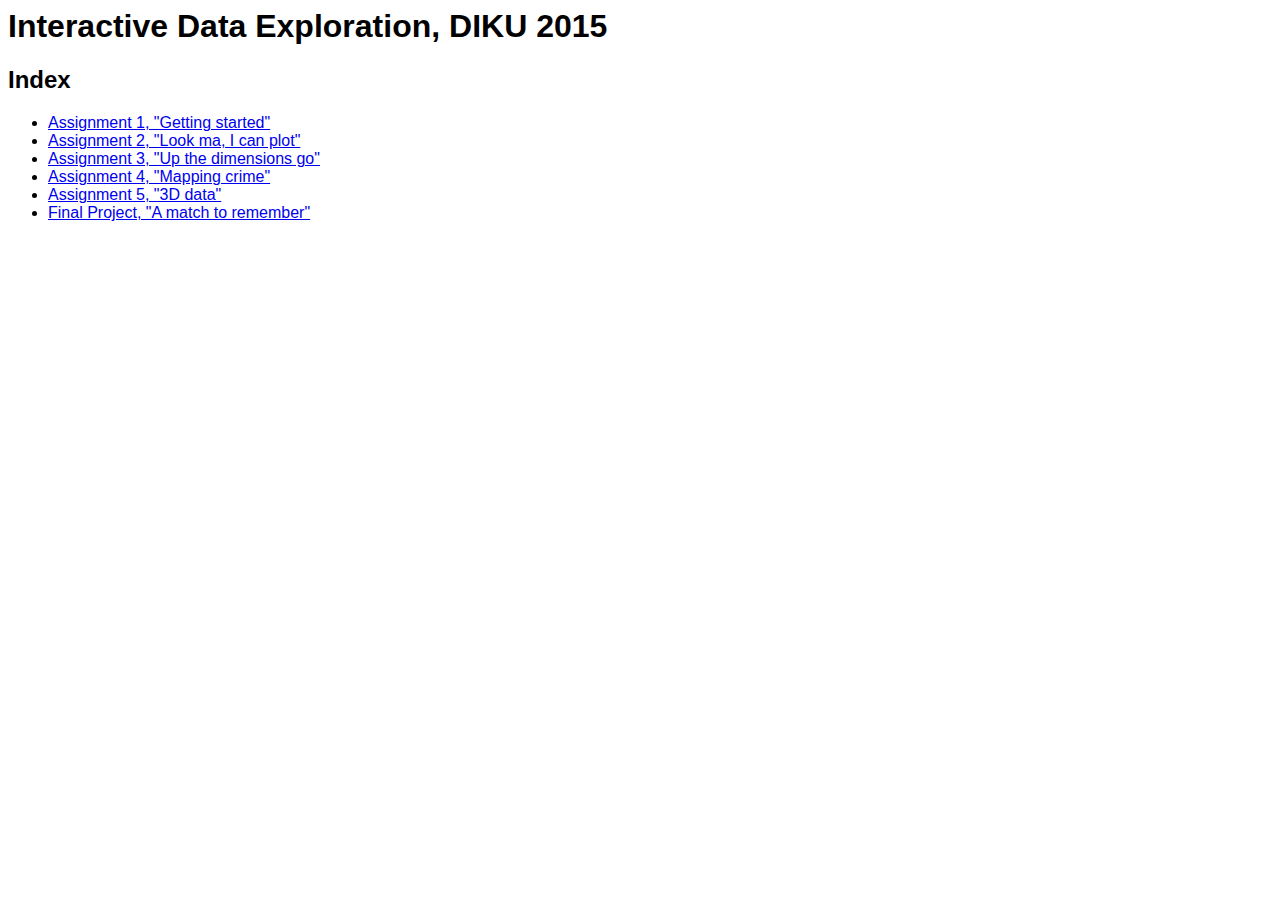
<file: index.html>
<html>
    <head>
        <meta charset="utf-8">
        <title>Interactive Data Exploration, DIKU 2015</title>
        <link type="text/css" href="css/default_a2.css" rel="stylesheet" />
    </head>
    <body>
        <header>
            <h1>Interactive Data Exploration, DIKU 2015</h1>
        </header>
        <section>
            <h2>Index</h3>
            <ul>
                <li><a href="assignment1.html">Assignment 1, "Getting started"</a></li>
                <li><a href="assignment2.html">Assignment 2, "Look ma, I can plot"</a></li>
                <li><a href="assignment3.html">Assignment 3, "Up the dimensions go"</a></li>
                <li><a href="assignment4.html">Assignment 4, "Mapping crime"</a></li>
                <li><a href="assignment5.html">Assignment 5, "3D data"</a></li>
                <li><a href="article.html">Final Project, "A match to remember"</a></li>
            </ul>
        </section>
        <footer></footer>   
    </body>
</html>
</file>
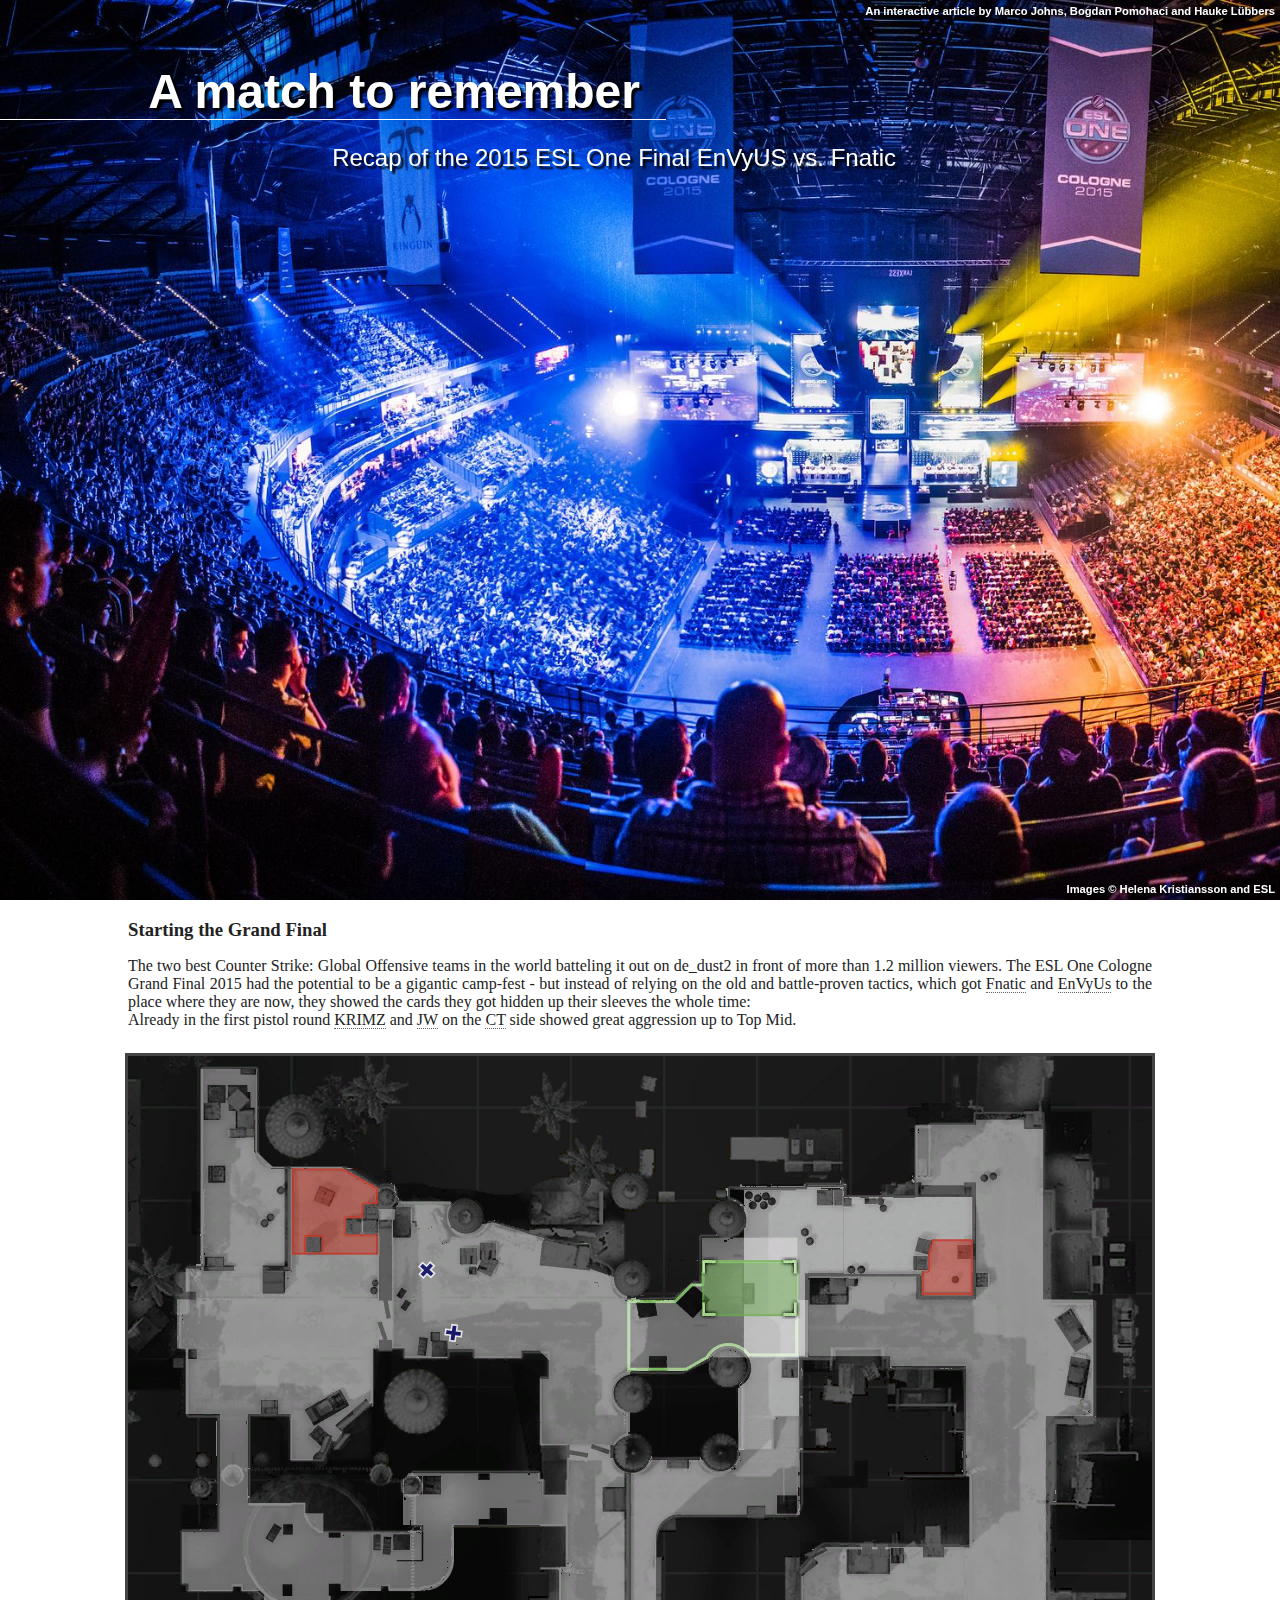
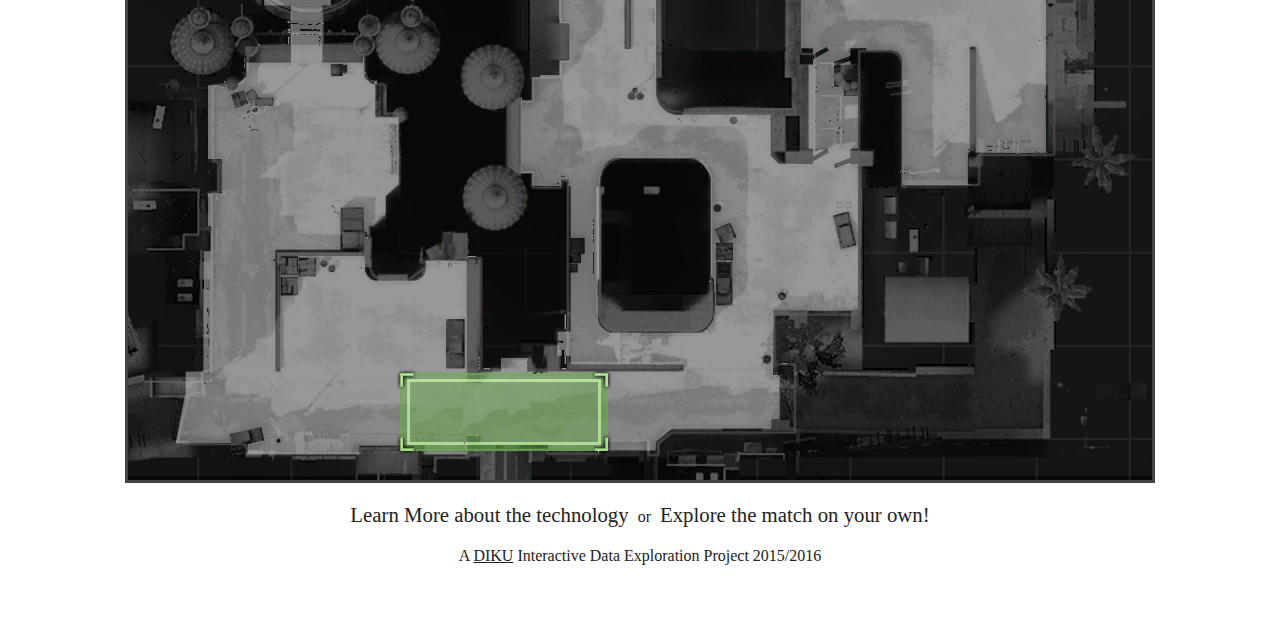
<file: article.html>
<!doctype html>
<html>
    <head>
        <meta charset="utf-8">
        <title>A match to remember</title>
        <link type="text/css" href="css/article.css" rel="stylesheet" />
        <script src="js/jquery-1.11.3.min.js" type="application/javascript"></script>
        <script src="js/d3.min.js" type="application/javascript" charset="utf-8"></script>
        <script src="js/finalproject.js" type="application/javascript"></script>
        <script src="js/article_nav.js" type="application/javascript"></script>
    </head>
    <body>
        <header>
            <h1>A match to remember</h1>
            <p>Recap of the 2015 ESL One Final EnVyUS vs. Fnatic</p>
            <span class="info">An interactive article by Marco Johns, Bogdan Pomohaci and Hauke L&uuml;bbers</span>
            <span class="copy">
                Images &copy; Helena Kristiansson and ESL
            </span>
        </header>
        <article>
            <h3 id="headline"></h2>
            <p></p>
        </article>
        <svg version="1.1" baseProfile="full" id="visbox" class="visbox"
             xmlns="http://www.w3.org/2000/svg"
             xmlns:xlink="http://www.w3.org/1999/xlink"
             xmlns:ev="http://www.w3.org/2001/xml-events">
        </svg>
        <div id="tooltip" class="hidden"></div>
        <div id="nav_btn_prev" class="nav_btn arrow-left"></div>
        <div id="nav_btn_next" class="nav_btn arrow-right"></div>
        <footer>
            <a href="#" id="btn_tech">Learn More about the technology</a>
            or
            <a href="finalproject.html">Explore the match on your own!</a>
            <div id="tech_stuff">
                <h3>How we did what we did</h3>
                <p>We are using the <a href="https://github.com/mikeemoo/jsgo">JSGO</a> library for node.js to parse generic Counter Strike: Global Offensive demo recordings and extract information as JSON files. In the frontend we use <a href="https://d3js.org/">d3.js</a> and <a href="https://jquery.com/">jQuery</a> to visualize this information using SVGs.</p>
                <p>The <a href="/preprocessing/index.js">index.js</a> file can be called with a number of arguments, depending on which events the user is interested in, for example <pre>node index.js game.player_death game.player_footstep</pre> The script then listens to the respective events emitted by the jsgo parsing process and stores this data in a number of JSON files.</p>
                <p>These JSON files can be fed to the frontend code, which visualizes the data and allows the user to drill down into the data of individual players, specific rounds or certain types of rounds.</p>
                <p>The article text is automatically scanned for words that can highlight certain elements in the main visualization. The author can set filters for each part of the article to underline their point made.</p>
                <p>
                The visualization takes a filter object, which defines what is effectively being displayed and removes any data that does not fit these criteria. The rest is then displayed in the visualization. The filter object describes things like rounds, players, sides (T or CT), as well as visualization options, such as view directions, movement trails, death sites, and even an animated game replay.
                </p>
                <p>
                All these options can be applied to the match in the <a href="finalproject.html">"Explore the match on your own!"</a> section. The info buttons in the toolbar give some information on what the options do. Go ahead and try it yourself! 
                </p>
            </div>
            <span>A <a href="http://diku.dk/english/">DIKU</a> Interactive Data Exploration Project 2015/2016</span>
        </footer>
    </body>
</html>
</file>
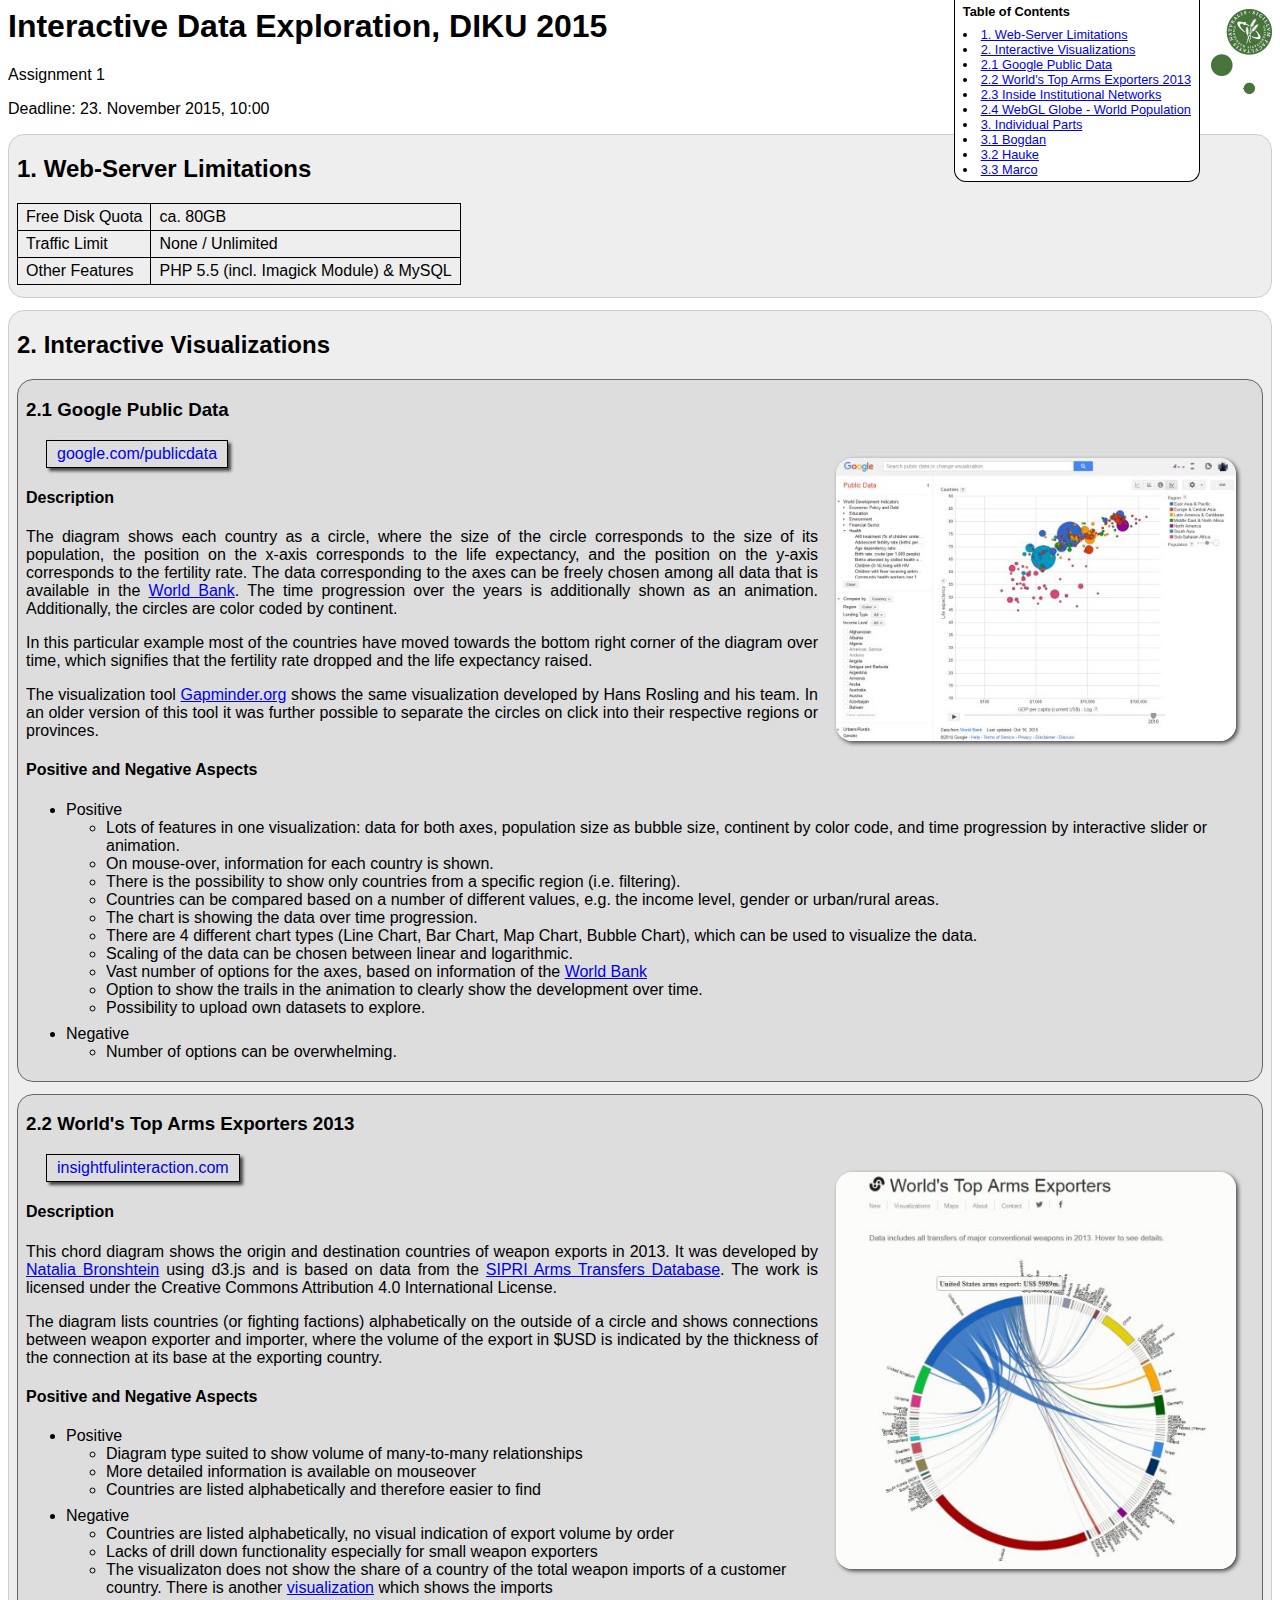
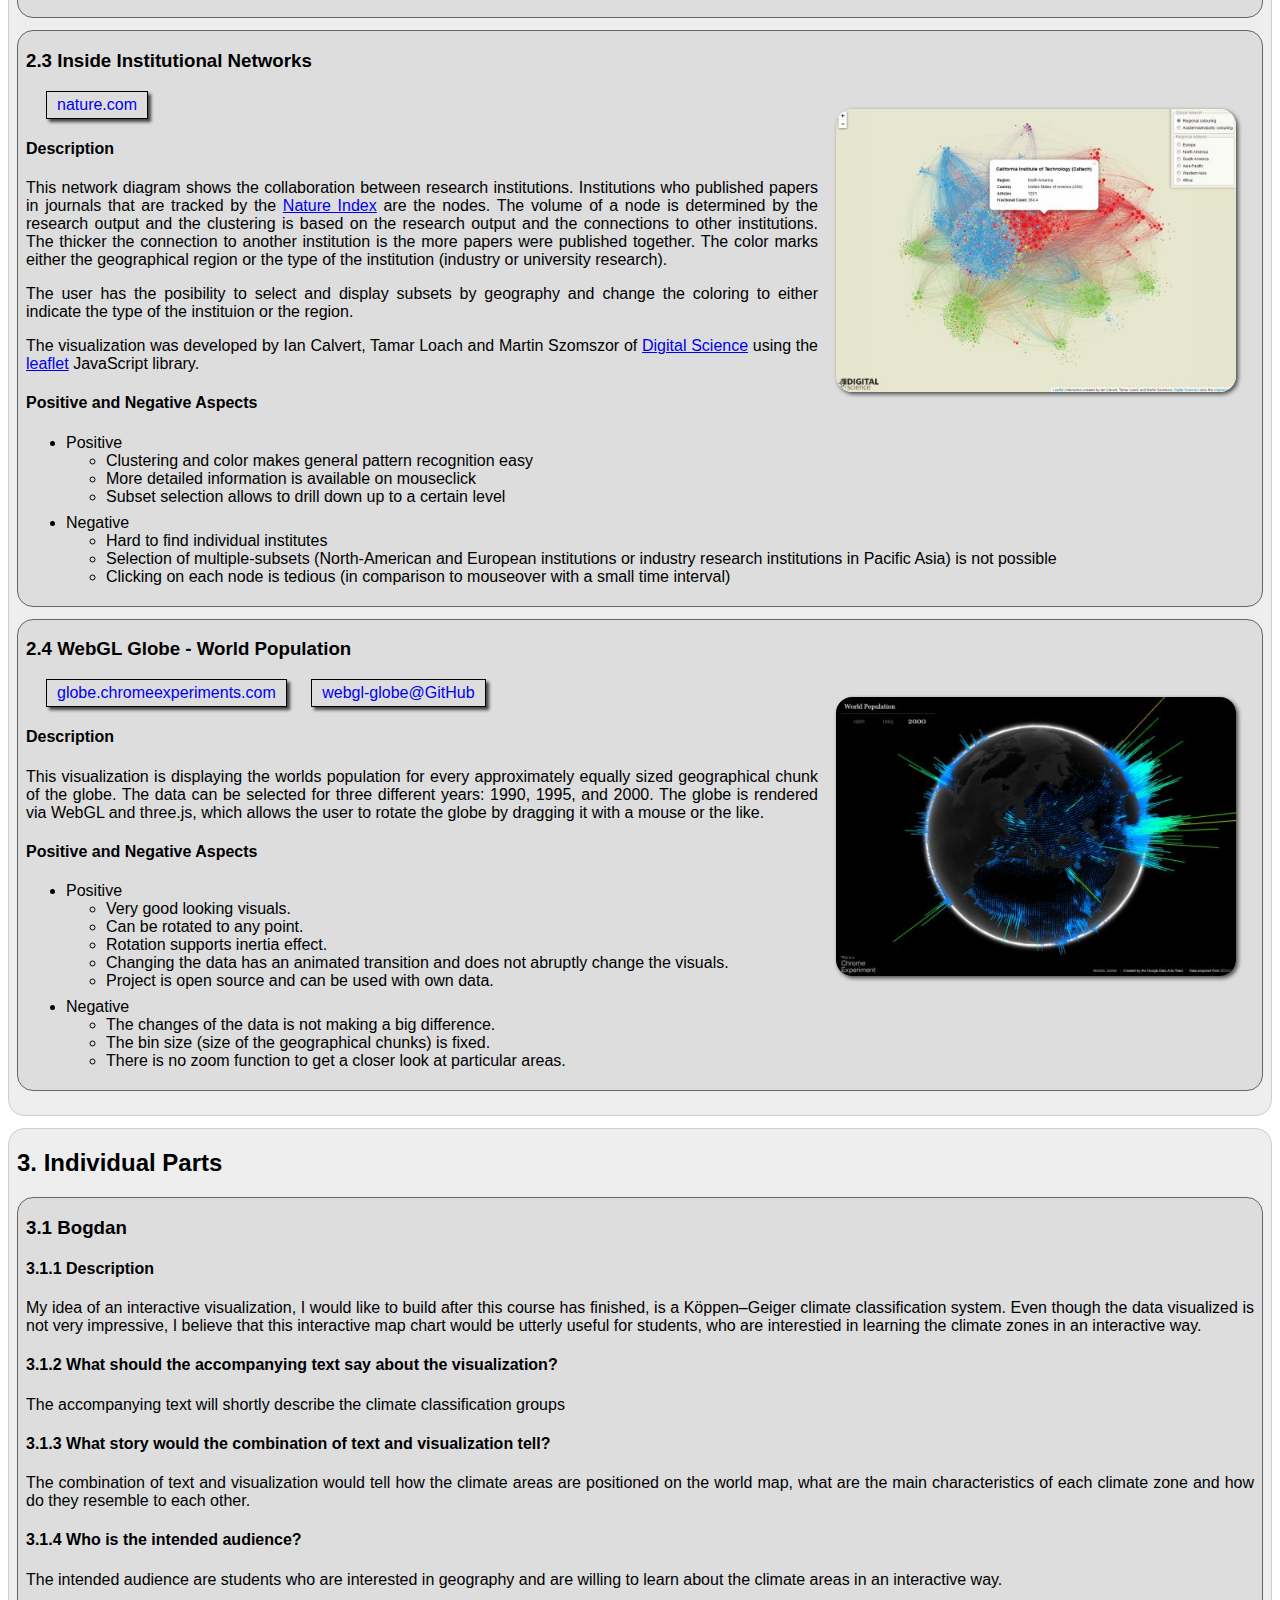
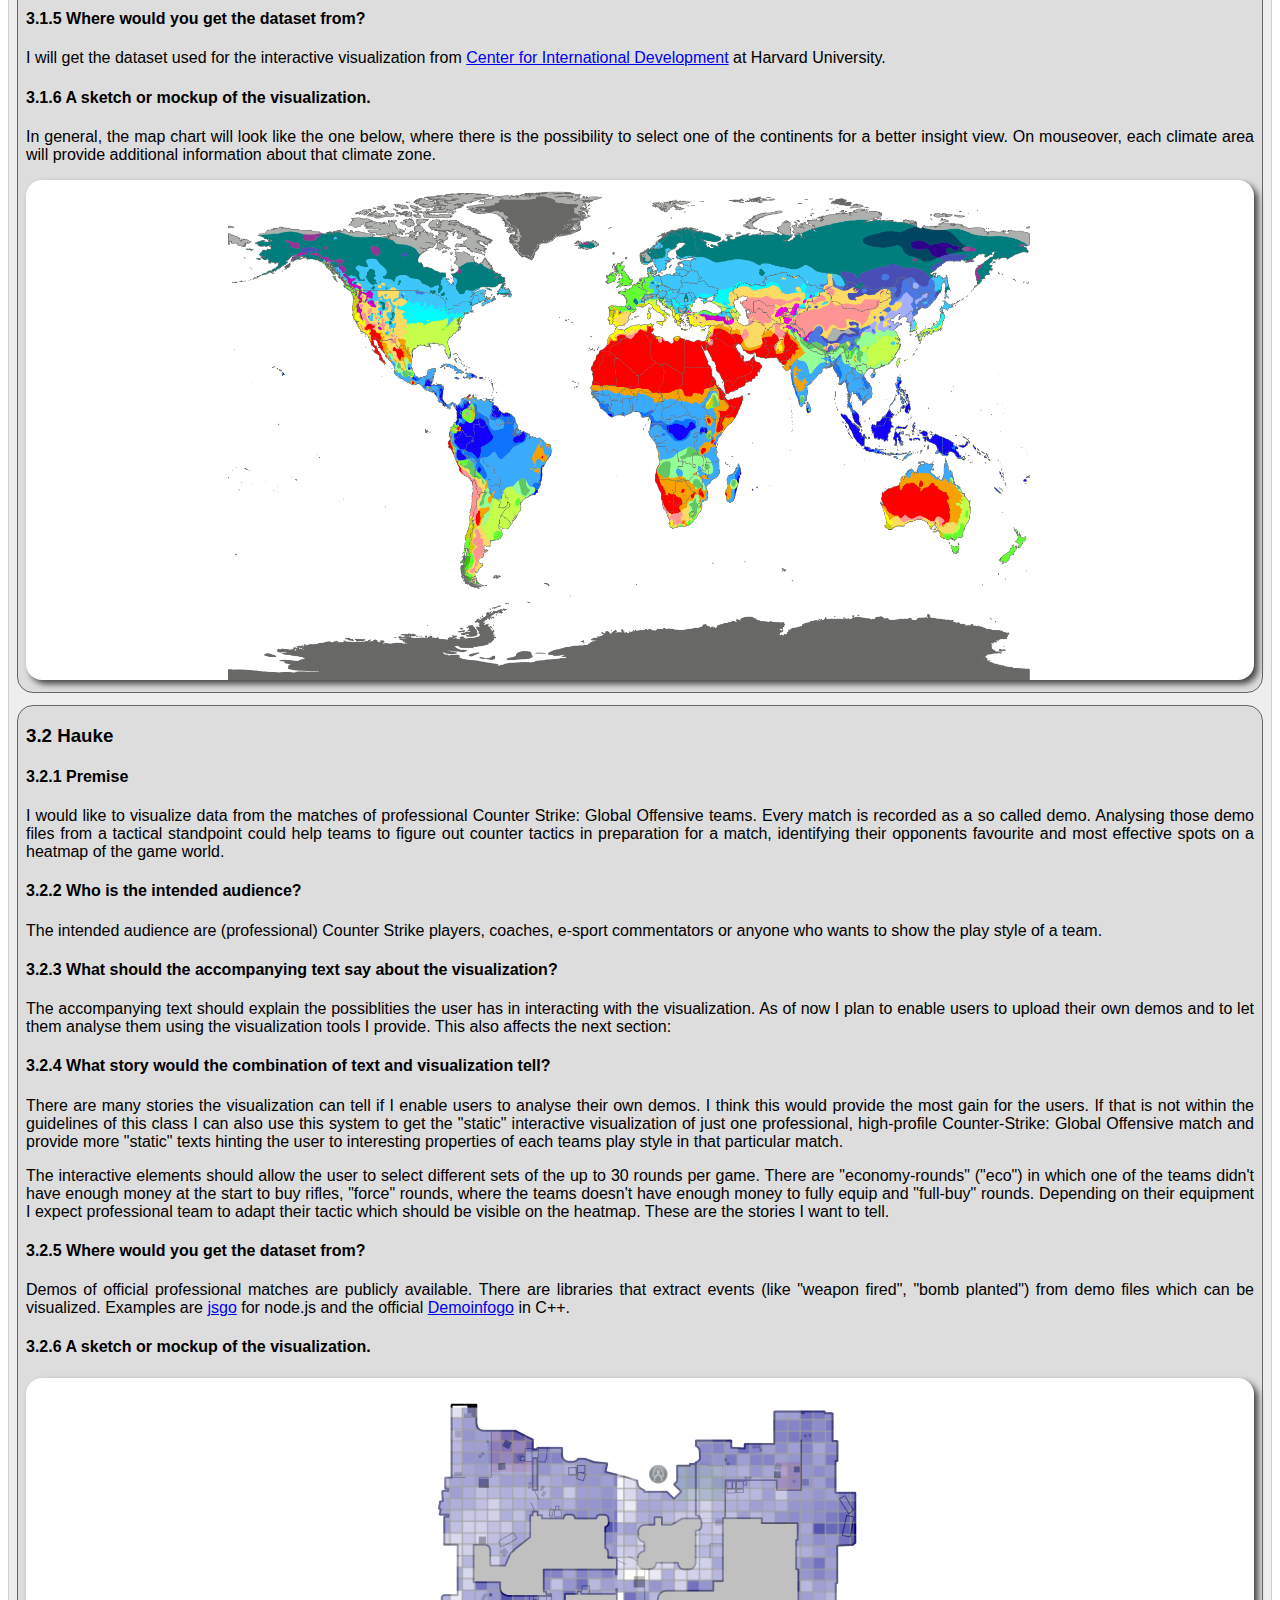
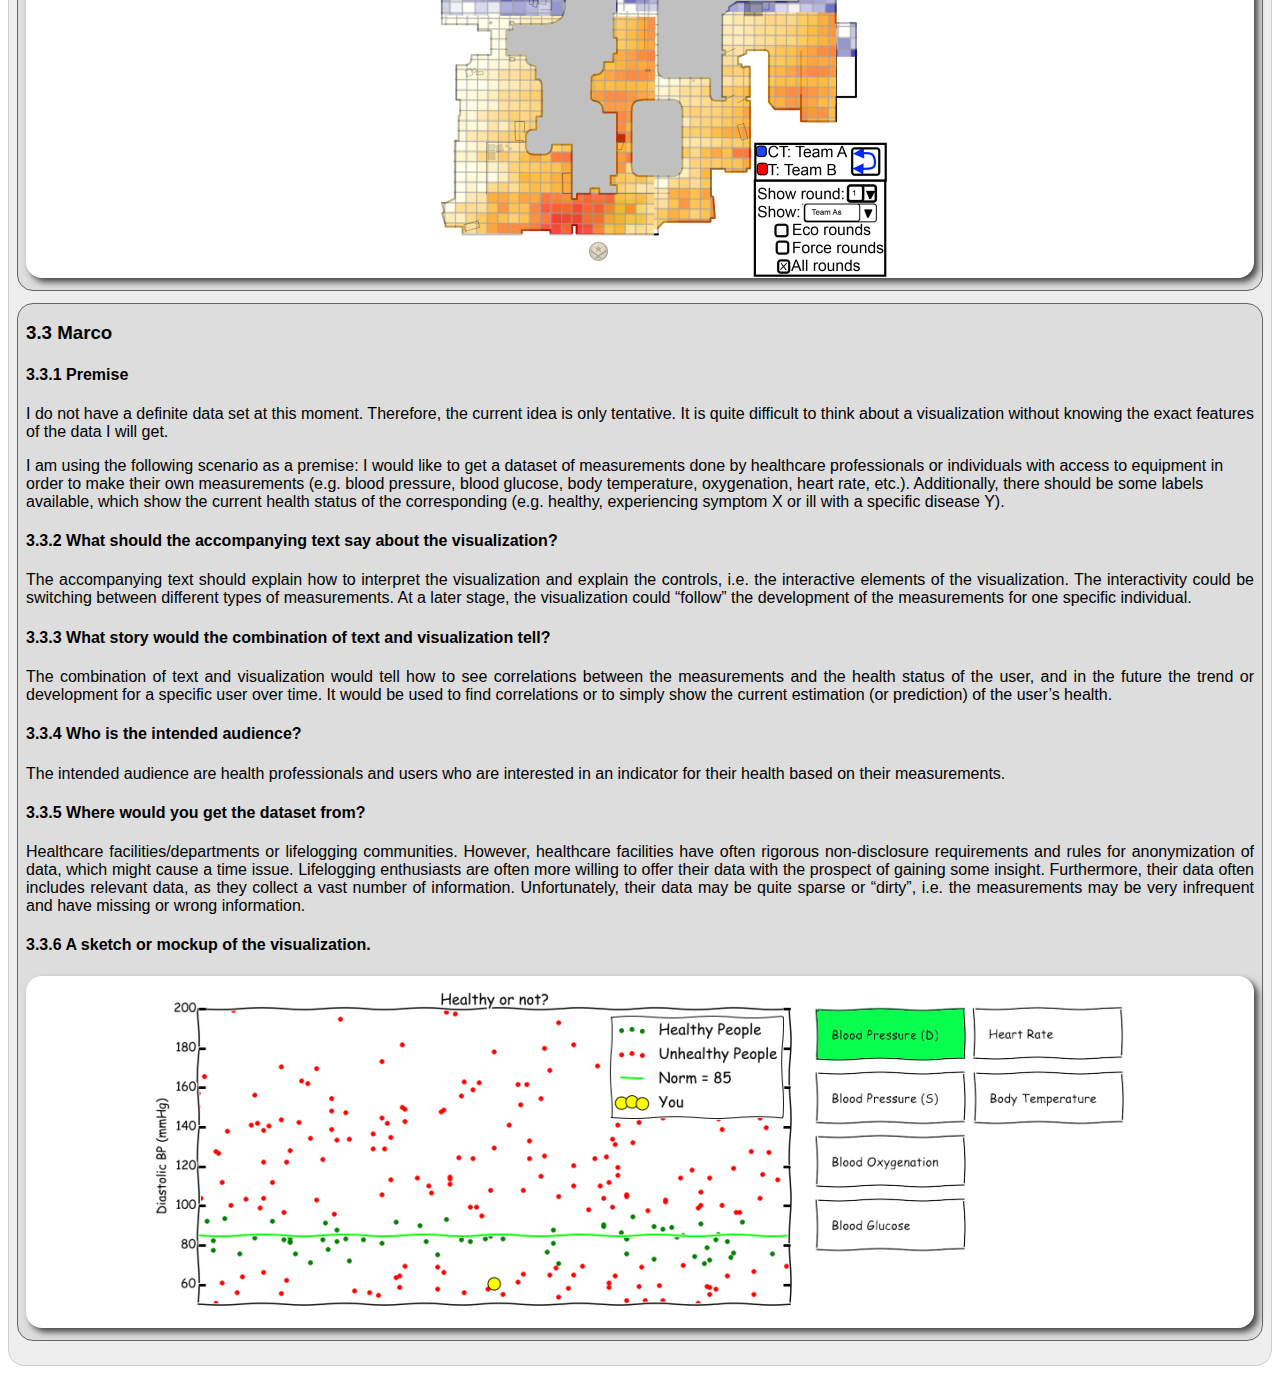
<file: assignment1.html>
<html>
    <head>
        <meta charset="utf-8">
        <title>Interactive Data Exploration, DIKU 2015</title>
        <script src="js/jquery-1.11.3.min.js" type="application/javascript"></script>
        <script src="js/ide.js" type="application/javascript"></script>
        <link type="text/css" href="css/default.css" rel="stylesheet" />
    </head>
    <body>
        <header>
            <h1>Interactive Data Exploration, DIKU 2015</h1>
            <p>Assignment 1</p>
            <p>Deadline: 23. November 2015, 10:00 </p>
        </header>
        <section>

            <div class="section">
                <h2>1. Web-Server Limitations</h2>
                <table>
                    <tr><td>Free Disk Quota</td><td>ca. 80GB</td></tr>
                    <tr><td>Traffic Limit</td><td>None / Unlimited</td></tr>
                    <tr><td>Other Features</td><td>PHP 5.5 (incl. Imagick Module) &amp; MySQL</td></tr>
                </table>
            </div>

            <div class="section">
                <h2>2. Interactive Visualizations</h2>


                <div class="subsection">
                    <h3>2.1 Google Public Data</h3>
                    <img class="preview" src="img/google-public-data.jpg" />
                    <a class="vis_page" href="https://www.google.com/publicdata/explore?ds=d5bncppjof8f9_&ctype=b&strail=false&nselm=s&met_x=sp_dyn_le00_in&scale_x=lin&ind_x=false&met_y=sp_dyn_tfrt_in&scale_y=lin&ind_y=false&met_s=sp_pop_totl&scale_s=lin&ind_s=false&dimp_c=country:region&ifdim=country&hl=en&iconSize=0.5&uniSize=0.035#!ctype=b&strail=false&bcs=d&nselm=s&met_x=sp_dyn_le00_in&scale_x=lin&ind_x=false&met_y=sp_dyn_tfrt_in&scale_y=lin&ind_y=false&met_s=sp_pop_totl&scale_s=lin&ind_s=false&dimp_c=country:region&ifdim=country&pit=1385074800000&hl=en_US&dl=en_US&ind=false">google.com/publicdata</a>
                    <h4>Description</h4>
                    <p>The diagram shows each country as a circle, where the size of the circle corresponds to the size of its population, the position on the x-axis corresponds to the life expectancy, and the position on the y-axis corresponds to the fertility rate. The data corresponding to the axes can be freely chosen among all data that is available in the <a href="http://www.worldbank.org/">World Bank</a>. The time progression over the years is additionally shown as an animation. Additionally, the circles are color coded by continent.
                    <p>In this particular example most of the countries have moved towards the bottom right corner of the diagram over time, which signifies that the fertility rate dropped and the life expectancy raised.</p>
                    <p>The visualization tool <a href="http://www.gapminder.org/">Gapminder.org</a> shows the same visualization developed by Hans Rosling and his team. In an older version of this tool it was further possible to separate the circles on click into their respective regions or provinces.</p>

                    <h4>Positive and Negative Aspects</h4>
                    <ul>
                        <li>Positive</li>
                        <ul>
                            <li>Lots of features in one visualization: data for both axes, population size as bubble size, continent by color code, and time progression by interactive slider or animation.</li>
                            <li>On mouse-over, information for each country is shown.</li>
							<li>There is the possibility to show only countries from a specific region (i.e. filtering).</li>
							<li>Countries can be compared based on a number of different values, e.g. the income level, gender or urban/rural areas.</li>
							<li>The chart is showing the data over time progression.</li>
                            <li>There are 4 different chart types (Line Chart, Bar Chart, Map Chart, Bubble Chart), which can be used to visualize the data.</li>
                            <li>Scaling of the data can be chosen between linear and logarithmic.</li>
                            <li>Vast number of options for the axes, based on information of the <a href="http://www.worldbank.org/">World Bank</a></li>
                            <li>Option to show the trails in the animation to clearly show the development over time.</li>
                            <li>Possibility to upload own datasets to explore.</li>
                        </ul>
                        <li>Negative</li>
                        <ul>
                            <li>Number of options can be overwhelming.</li>
                        </ul>
                    </ul>
                </div>


                <div class="subsection">
                    <h3>2.2 World's Top Arms Exporters 2013</h3>
                    <img class="preview" src="img/arms-exports.jpg" />
                    <a class="vis_page" href="http://insightfulinteraction.com/armsexport.html">insightfulinteraction.com</a>
                    <h4>Description</h4>
                    <p>This chord diagram shows the origin and destination countries of weapon exports in 2013. It was developed by <a href="http://insightfulinteraction.com/about.html">Natalia Bronshtein</a> using d3.js and is based on data from the <a href="http://www.sipri.org/databases/armstransfers">SIPRI Arms Transfers Database</a>. The work is licensed under the Creative Commons Attribution 4.0 International License.</p>
                    <p>The diagram lists countries (or fighting factions) alphabetically on the outside of a circle and shows connections between weapon exporter and importer, where the volume of the export in $USD is indicated by the thickness of the connection at its base at the exporting country.</p>

                    <h4>Positive and Negative Aspects</h4>
                    <ul>
                        <li>Positive</li>
                        <ul>
                            <li>Diagram type suited to show volume of many-to-many relationships</li>
                            <li>More detailed information is available on mouseover</li>
                            <li>Countries are listed alphabetically and therefore easier to find</li>
                        </ul>
                        <li>Negative</li>
                        <ul>
                            <li>Countries are listed alphabetically, no visual indication of export volume by order</li>
                            <li>Lacks of drill down functionality especially for small weapon exporters</li>
                            <li>The visualizaton does not show the share of a country of the total weapon imports of a customer country. There is another <a href="http://insightfulinteraction.com/armsimport.html">visualization</a> which shows the imports</li>
                        </ul>
                    </ul>
                </div>

                <div class="subsection">
                    <h3>2.3 Inside Institutional Networks</h3>
                    <img class="preview" src="img/nature-vis.jpg" />
                    <a class="vis_page" href="http://www.nature.com/nature/journal/v527/n7577_supp/interactive/nature-collab.html">nature.com</a>
                    <h4>Description</h4>
                    <p>This network diagram shows the collaboration between research institutions. Institutions who published papers in journals that are tracked by the <a href="http://www.natureindex.com/">Nature Index</a> are the nodes. The volume of a node is determined by the research output and the clustering is based on the research output and the connections to other institutions. The thicker the connection to another institution is the more papers were published together. The color marks either the geographical region or the type of the institution (industry or university research).</p>
                    <p>The user has the posibility to select and display subsets by geography and change the coloring to either indicate the type of the instituion or the region.</p>
                    <p>The visualization was developed by Ian Calvert, Tamar Loach and Martin Szomszor of <a href="https://www.digital-science.com/">Digital Science</a> using the <a href="http://leafletjs.com/">leaflet</a> JavaScript library.</p>
                    <h4>Positive and Negative Aspects</h4>
                    <ul>
                        <li>Positive</li>
                        <ul>
                            <li>Clustering and color makes general pattern recognition easy</li>
                            <li>More detailed information is available on mouseclick</li>
                            <li>Subset selection allows to drill down up to a certain level</li>
                        </ul>
                        <li>Negative</li>
                        <ul>
                            <li>Hard to find individual institutes</li>
                            <li>Selection of multiple-subsets (North-American and European institutions or industry research institutions in Pacific Asia) is not possible</li>
                            <li>Clicking on each node is tedious (in comparison to mouseover with a small time interval)</li>
                        </ul>
                    </ul>
                </div>

                <div class="subsection">
                    <h3>2.4 WebGL Globe - World Population</h3>
                    <img class="preview" src="img/webgl-globe.jpg" />
                    <a class="vis_page" href="http://globe.chromeexperiments.com/">globe.chromeexperiments.com</a>
                    <a class="vis_page" href="https://github.com/dataarts/webgl-globe">webgl-globe@GitHub</a>

                    <h4>Description</h4>
                    <p>This visualization is displaying the worlds population for every approximately equally sized geographical chunk of the globe. The data can be selected for three different years: 1990, 1995, and 2000. The globe is rendered via WebGL and three.js, which allows the user to rotate the globe by dragging it with a mouse or the like.</p>

                    <h4>Positive and Negative Aspects</h4>
                    <ul>
                        <li>Positive</li>
                        <ul>
                            <li>Very good looking visuals.</li>
                            <li>Can be rotated to any point.</li>
                            <li>Rotation supports inertia effect.</li>
                            <li>Changing the data has an animated transition and does not abruptly change the visuals.</li>
                            <li>Project is open source and can be used with own data.</li>
                        </ul>
                        <li>Negative</li>
                        <ul>
                            <li>The changes of the data is not making a big difference.</li>
                            <li>The bin size (size of the geographical chunks) is fixed.</li>
                            <li>There is no zoom function to get a closer look at particular areas.</li>
                        </ul>
                    </ul>
                </div>

            </div>

            <div class="section">
                <h2>3. Individual Parts</h2>
                
				<div class="subsection">
					<h3>3.1 Bogdan</h3>
					<h4>3.1.1 Description</h4>
					<p>My idea of an interactive visualization, I would like to build after this course has finished, is a Köppen–Geiger climate classification system. Even though the data visualized is not very impressive, I believe that this interactive map chart would be utterly useful for students, who are interestied in learning the climate zones in an interactive way.</p>
					<h4>3.1.2 What should the accompanying text say about the visualization?</h4>
					<p>The accompanying text will shortly describe the climate classification groups</p>
					<h4>3.1.3 What story would the combination of text and visualization tell?</h4>
					<p>The combination of text and visualization would tell how the climate areas are positioned on the world map, what are the main characteristics of each climate zone and how do they resemble to each other.</p>
					<h4>3.1.4 Who is the intended audience?</h4>
					<p>The intended audience are students who are interested in geography and are willing to learn about the climate areas in an interactive way.</p>
					<h4>3.1.5 Where would you get the dataset from?</h4>
					<p>I will get the dataset used for the interactive visualization from <a href="http://www.cid.harvard.edu/ciddata/geographydata.htm">Center for International Development</a> at Harvard University.</p>
					<h4>3.1.6 A sketch or mockup of the visualization.</h4>
					<p>In general, the map chart will look like the one below, where there is the possibility to select one of the continents for a better insight view. On mouseover, each climate area will provide additional information about that climate zone.</p>
					<div class="mockup"><img src="img/world_map.png" width="850" height="500"/></div>
				</div>

                <div class="subsection">
                    <h3>3.2 Hauke</h3>
                    <h4>3.2.1 Premise</h4>
                    <p>I would like to visualize data from the matches of professional Counter Strike: Global Offensive teams. Every match is recorded as a so called demo. Analysing those demo files from a tactical standpoint could help teams to figure out counter tactics in preparation for a match, identifying their opponents favourite and most effective spots on a heatmap of the game world.</p>
                    <h4>3.2.2 Who is the intended audience?</h4>
                    <p>The intended audience are (professional) Counter Strike players, coaches, e-sport commentators or anyone who wants to show the play style of a team.</p>
                    <h4>3.2.3 What should the accompanying text say about the visualization?</h4>
                    <p>The accompanying text should explain the possiblities the user has in interacting with the visualization. As of now I plan to enable users to upload their own demos and to let them analyse them using the visualization tools I provide. This also affects the next section:</p>
                    <h4>3.2.4 What story would the combination of text and visualization tell?</h4>
                    <p>There are many stories the visualization can tell if I enable users to analyse their own demos. I think this would provide the most gain for the users. If that is not within the guidelines of this class I can also use this system to get the "static" interactive visualization of just one professional, high-profile Counter-Strike: Global Offensive match and provide more "static" texts hinting the user to interesting properties of each teams play style in that particular match.</p>
                    <p>The interactive elements should allow the user to select different sets of the up to 30 rounds per game. There are "economy-rounds" ("eco") in which one of the teams didn't have enough money at the start to buy rifles, "force" rounds, where the teams doesn't have enough money to fully equip and "full-buy" rounds. Depending on their equipment I expect professional team to adapt their tactic which should be visible on the heatmap. These are the stories I want to tell.</p>
                    <h4>3.2.5 Where would you get the dataset from?</h4>
                    <p>Demos of official professional matches are publicly available. There are libraries that extract events (like "weapon fired", "bomb planted") from demo files which can be visualized. Examples are <a href="https://github.com/mikeemoo/jsgo">jsgo</a> for node.js and the official <a href="https://github.com/csgo-data/demoinfogo-mirror">Demoinfogo</a> in C++.</p>
                    <h4>3.2.6 A sketch or mockup of the visualization.</h4>
                    <div class="mockup"><img src="img/hauke_draft.png" /></div>
                </div>

                <div class="subsection">
                    <h3>3.3 Marco</h3>
                    <h4>3.3.1 Premise</h4>
                    <p>I do not have a definite data set at this moment. Therefore, the current idea is only tentative. It is quite difficult to think about a visualization without knowing the exact features of the data I will get.</p>
                    </p>I am using the following scenario as a premise: I would like to get a dataset of measurements done by healthcare professionals or individuals with access to equipment in order to make their own measurements (e.g. blood pressure, blood glucose, body temperature, oxygenation, heart rate, etc.). Additionally, there should be some labels available, which show the current health status of the corresponding (e.g. healthy, experiencing symptom X or ill with a specific disease Y).</p>
                    <h4>3.3.2 What should the accompanying text say about the visualization?</h4>
                    <p>The accompanying text should explain how to interpret the visualization and explain the controls, i.e. the interactive elements of the visualization. The interactivity could be switching between different types of measurements. At a later stage, the visualization could “follow” the development of the measurements for one specific individual.</p>
                    <h4>3.3.3 What story would the combination of text and visualization tell?</h4>
                    <p>The combination of text and visualization would tell how to see correlations between the measurements and the health status of the user, and in the future the trend or development for a specific user over time. It would be used to find correlations or to simply show the current estimation (or prediction) of the user’s health.</p>
                    <h4>3.3.4 Who is the intended audience?</h4>
                    <p>The intended audience are health professionals and users who are interested in an indicator for their health based on their measurements.</p>
                    <h4>3.3.5 Where would you get the dataset from?</h4>
                    <p>Healthcare facilities/departments or lifelogging communities. However, healthcare facilities have often rigorous non-disclosure requirements and rules for anonymization of data, which might cause a time issue. Lifelogging enthusiasts are often more willing to offer their data with the prospect of gaining some insight. Furthermore, their data often includes relevant data, as they collect a vast number of information. Unfortunately, their data may be quite sparse or “dirty”, i.e. the measurements may be very infrequent and have missing or wrong information.</p>
                    <h4>3.3.6 A sketch or mockup of the visualization.</h4>
                    <div class="mockup"><img src="img/hon_complete.png" /></div>
                </div>
            </div>

        </section>
        <footer></footer>   
    </body>
</html>
</file>
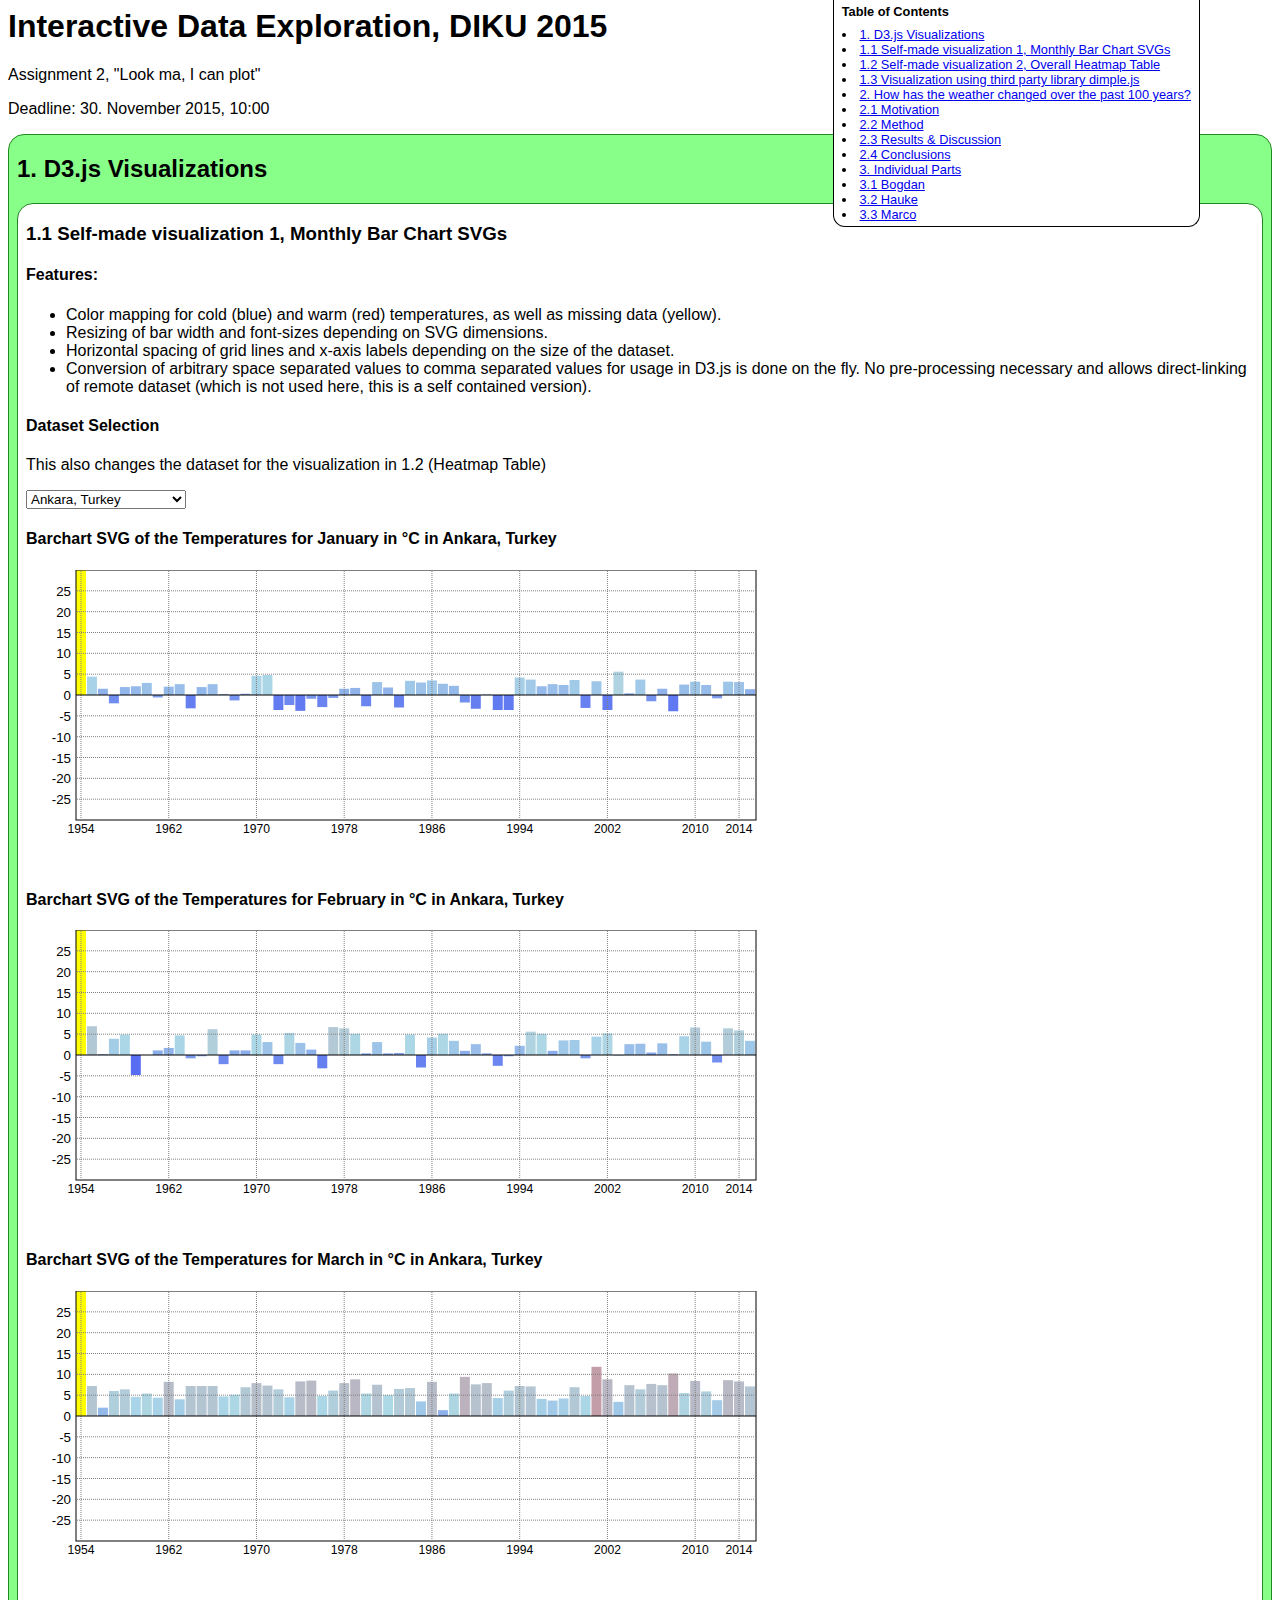
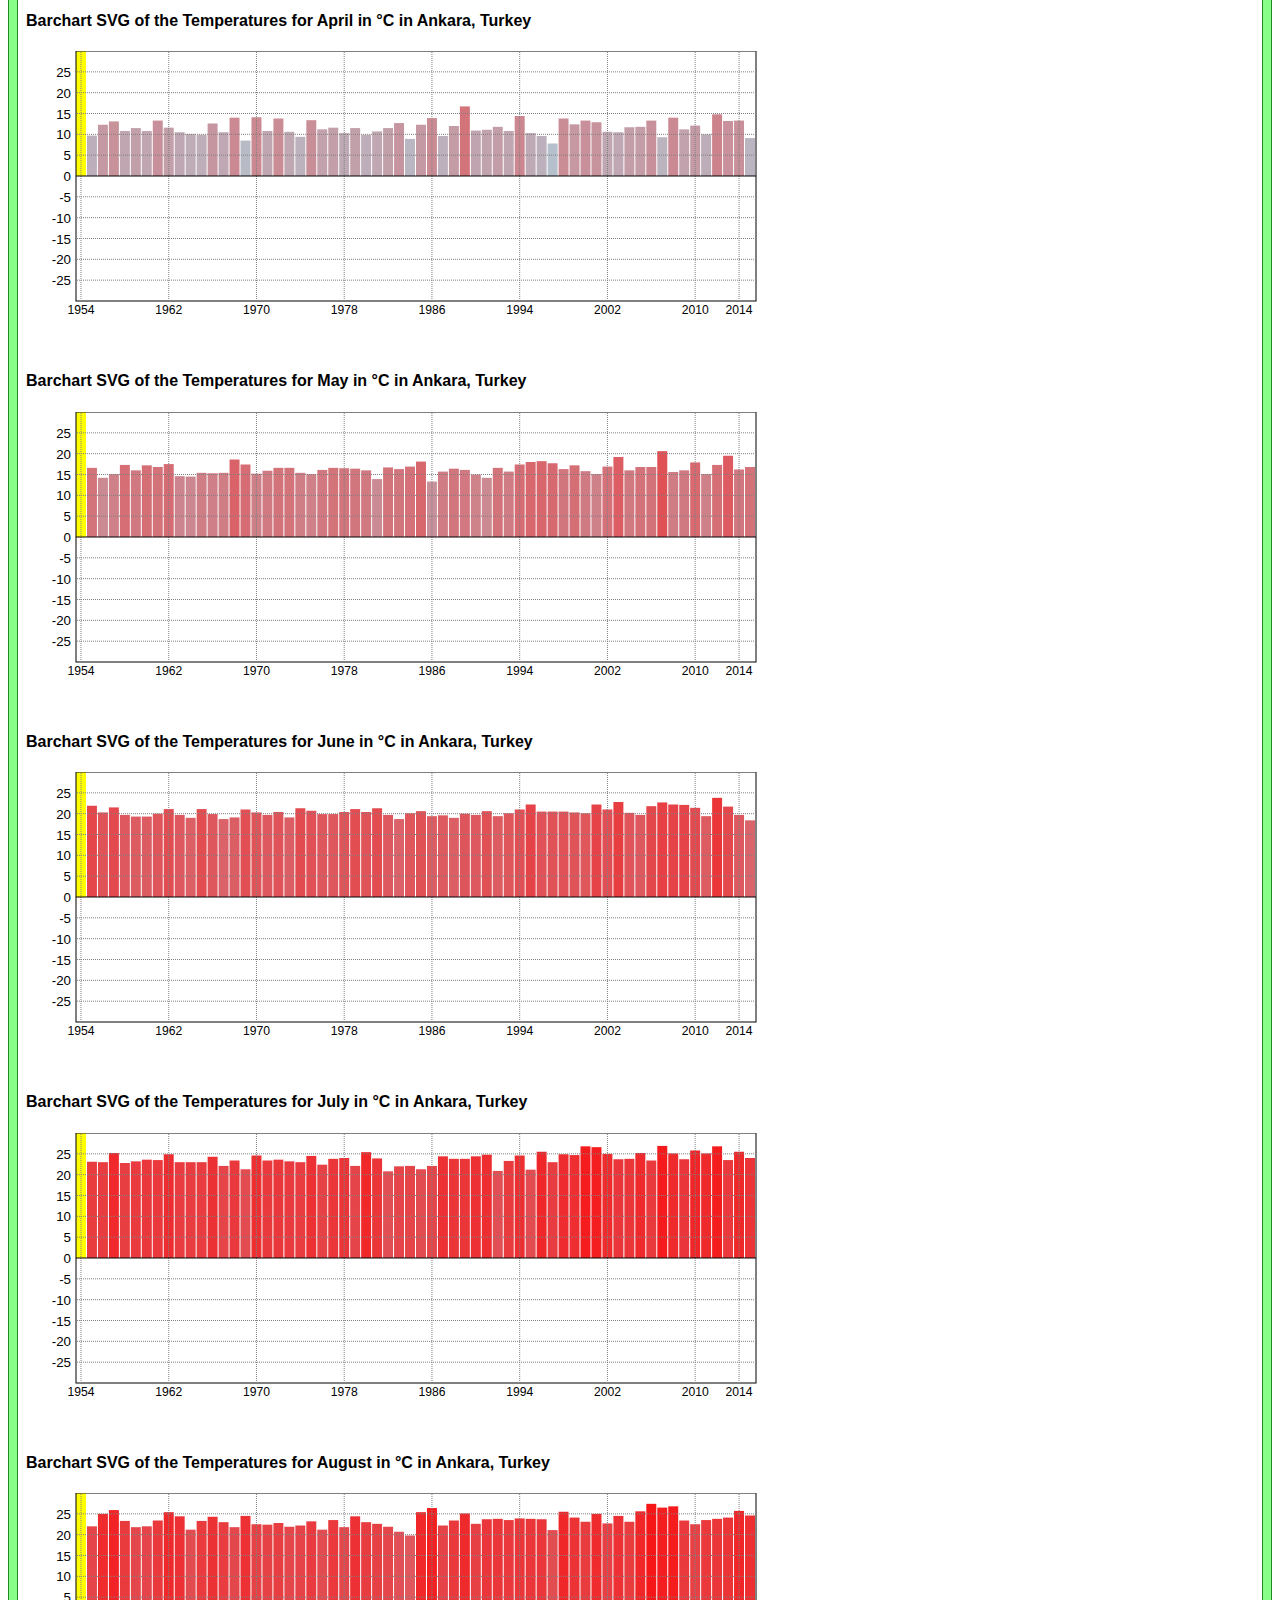
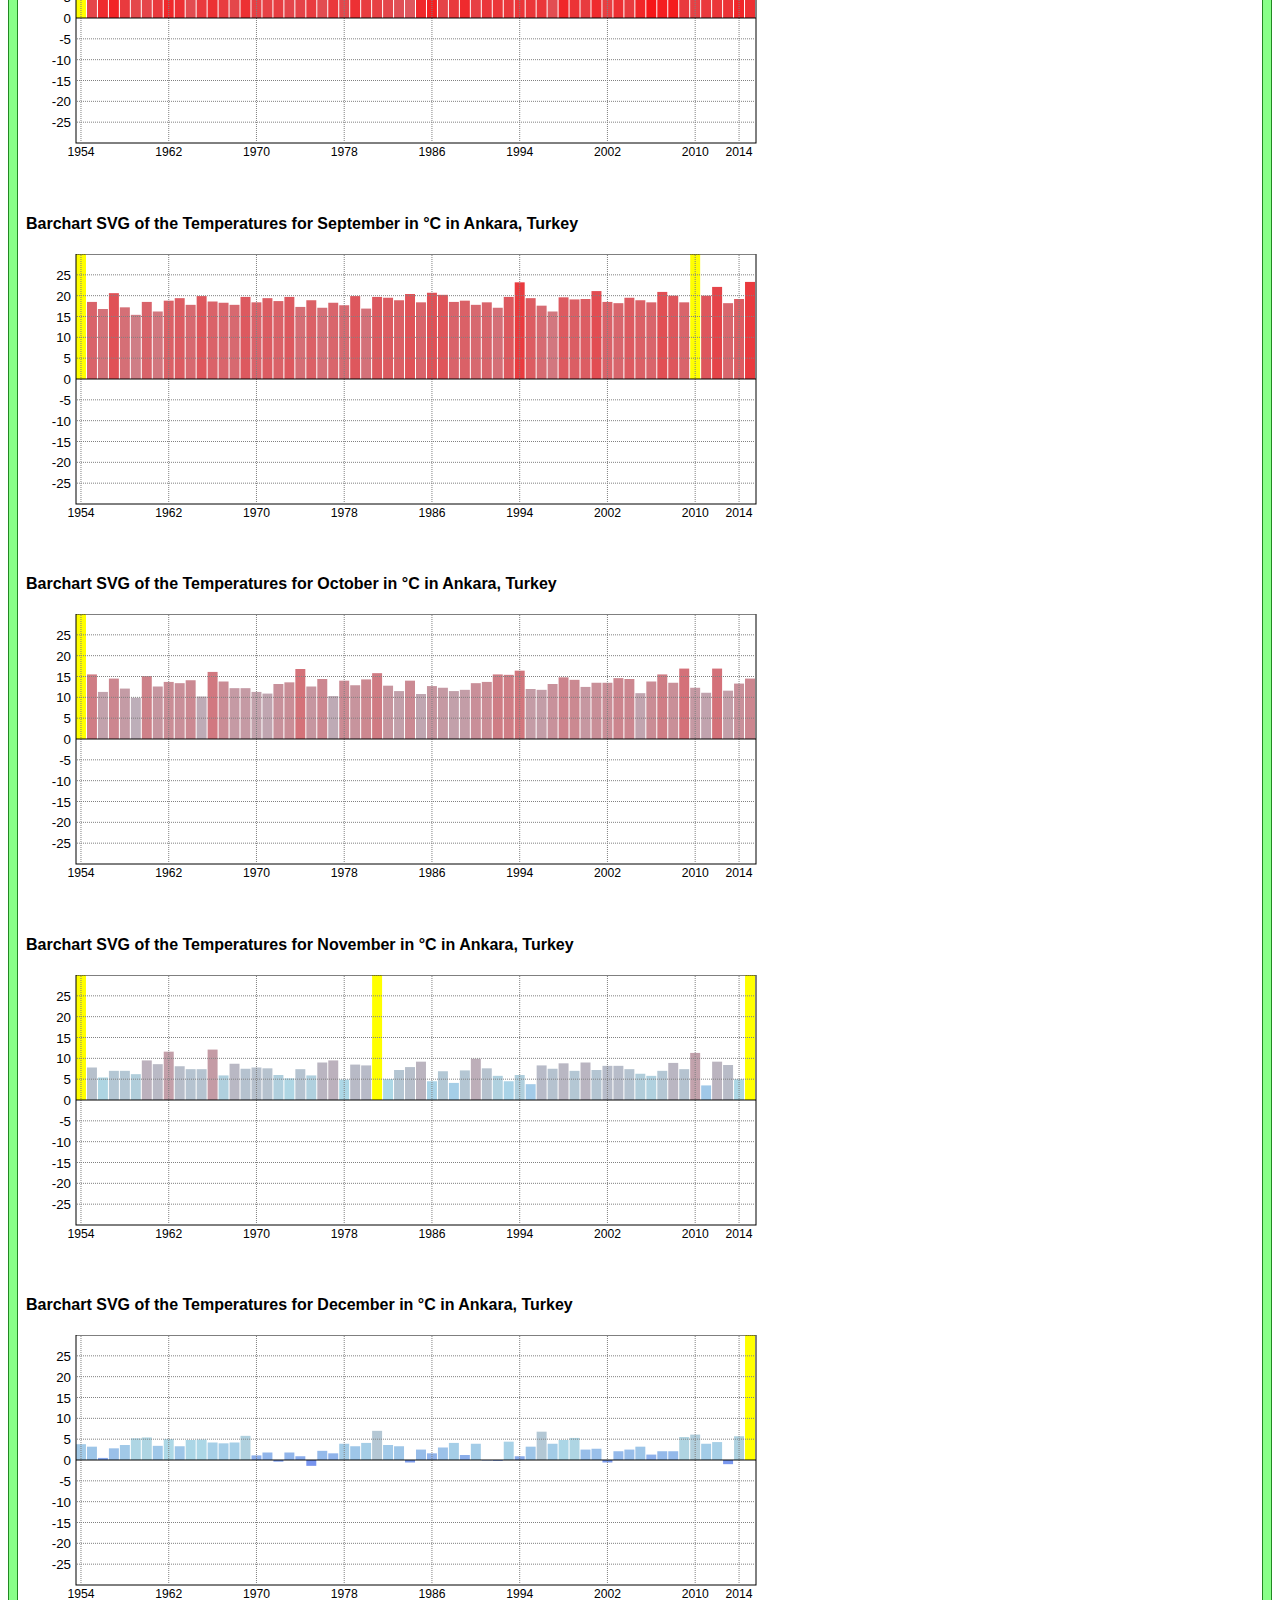
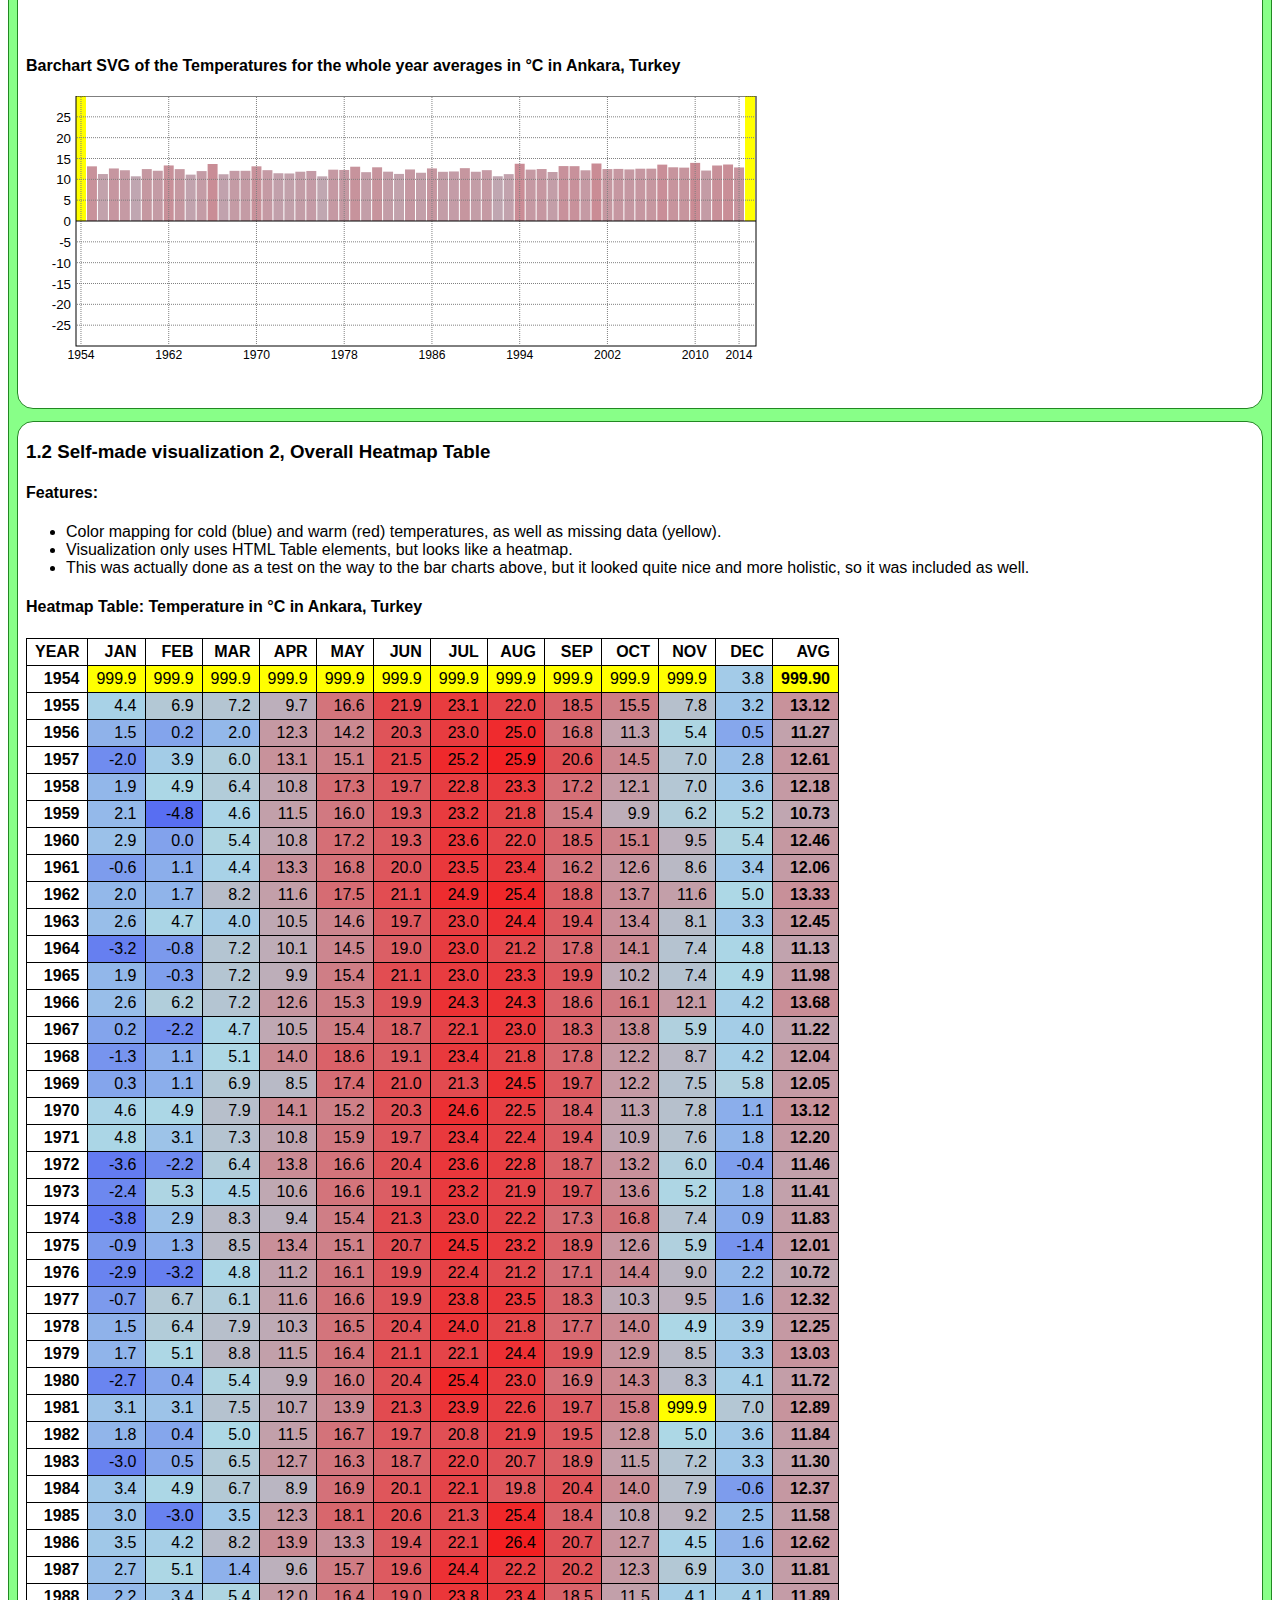
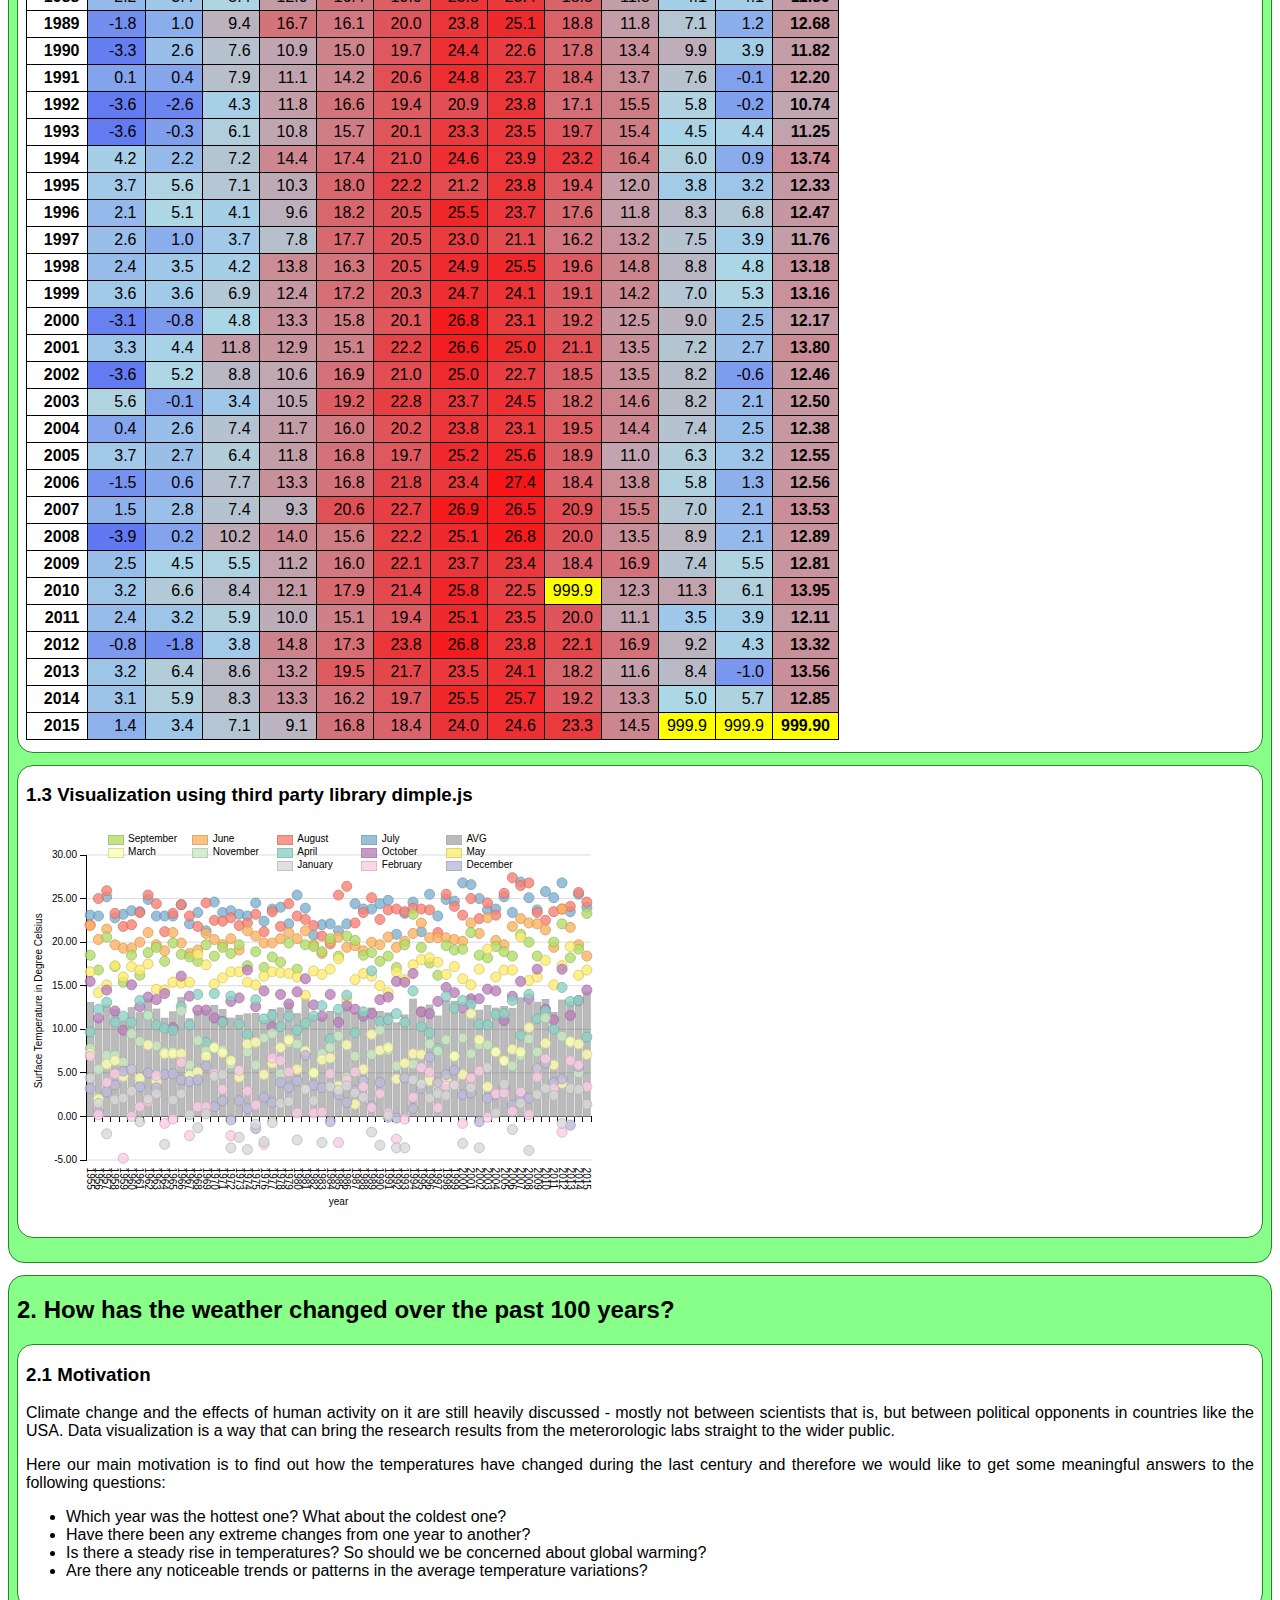
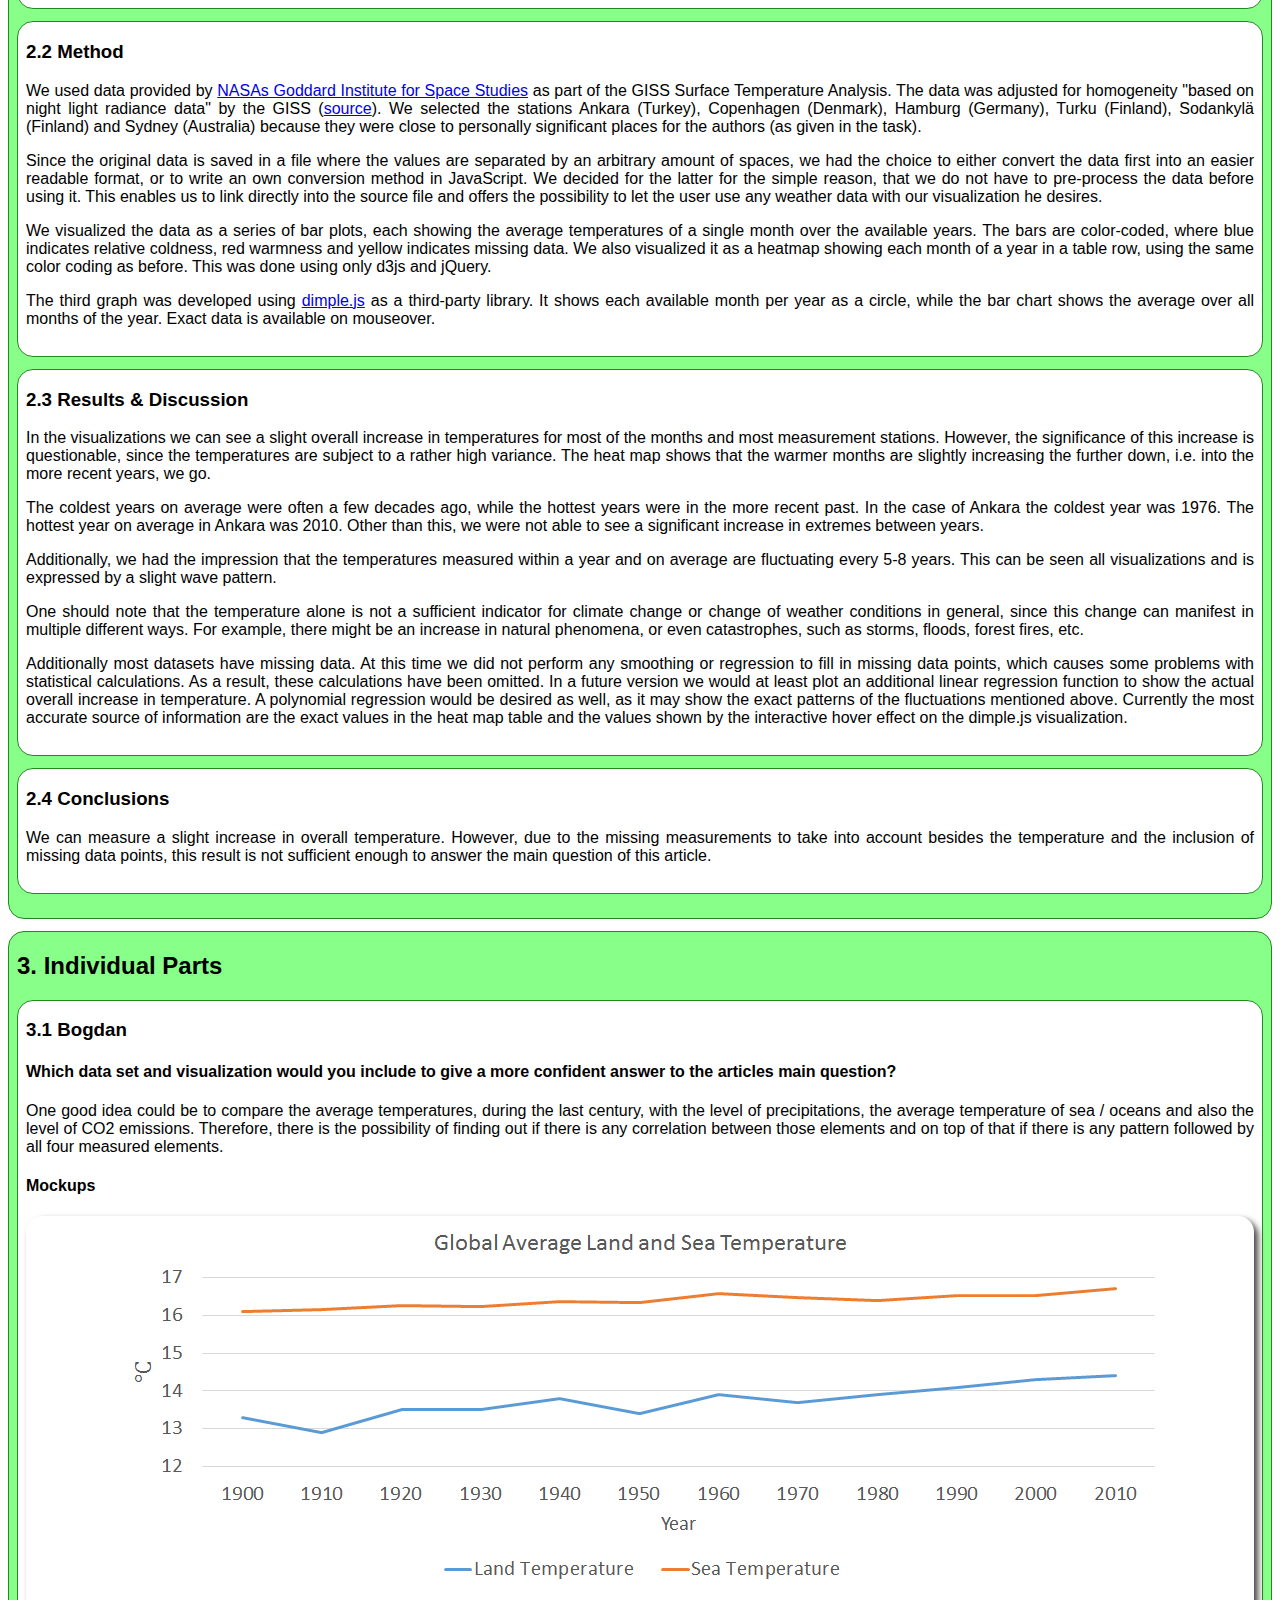
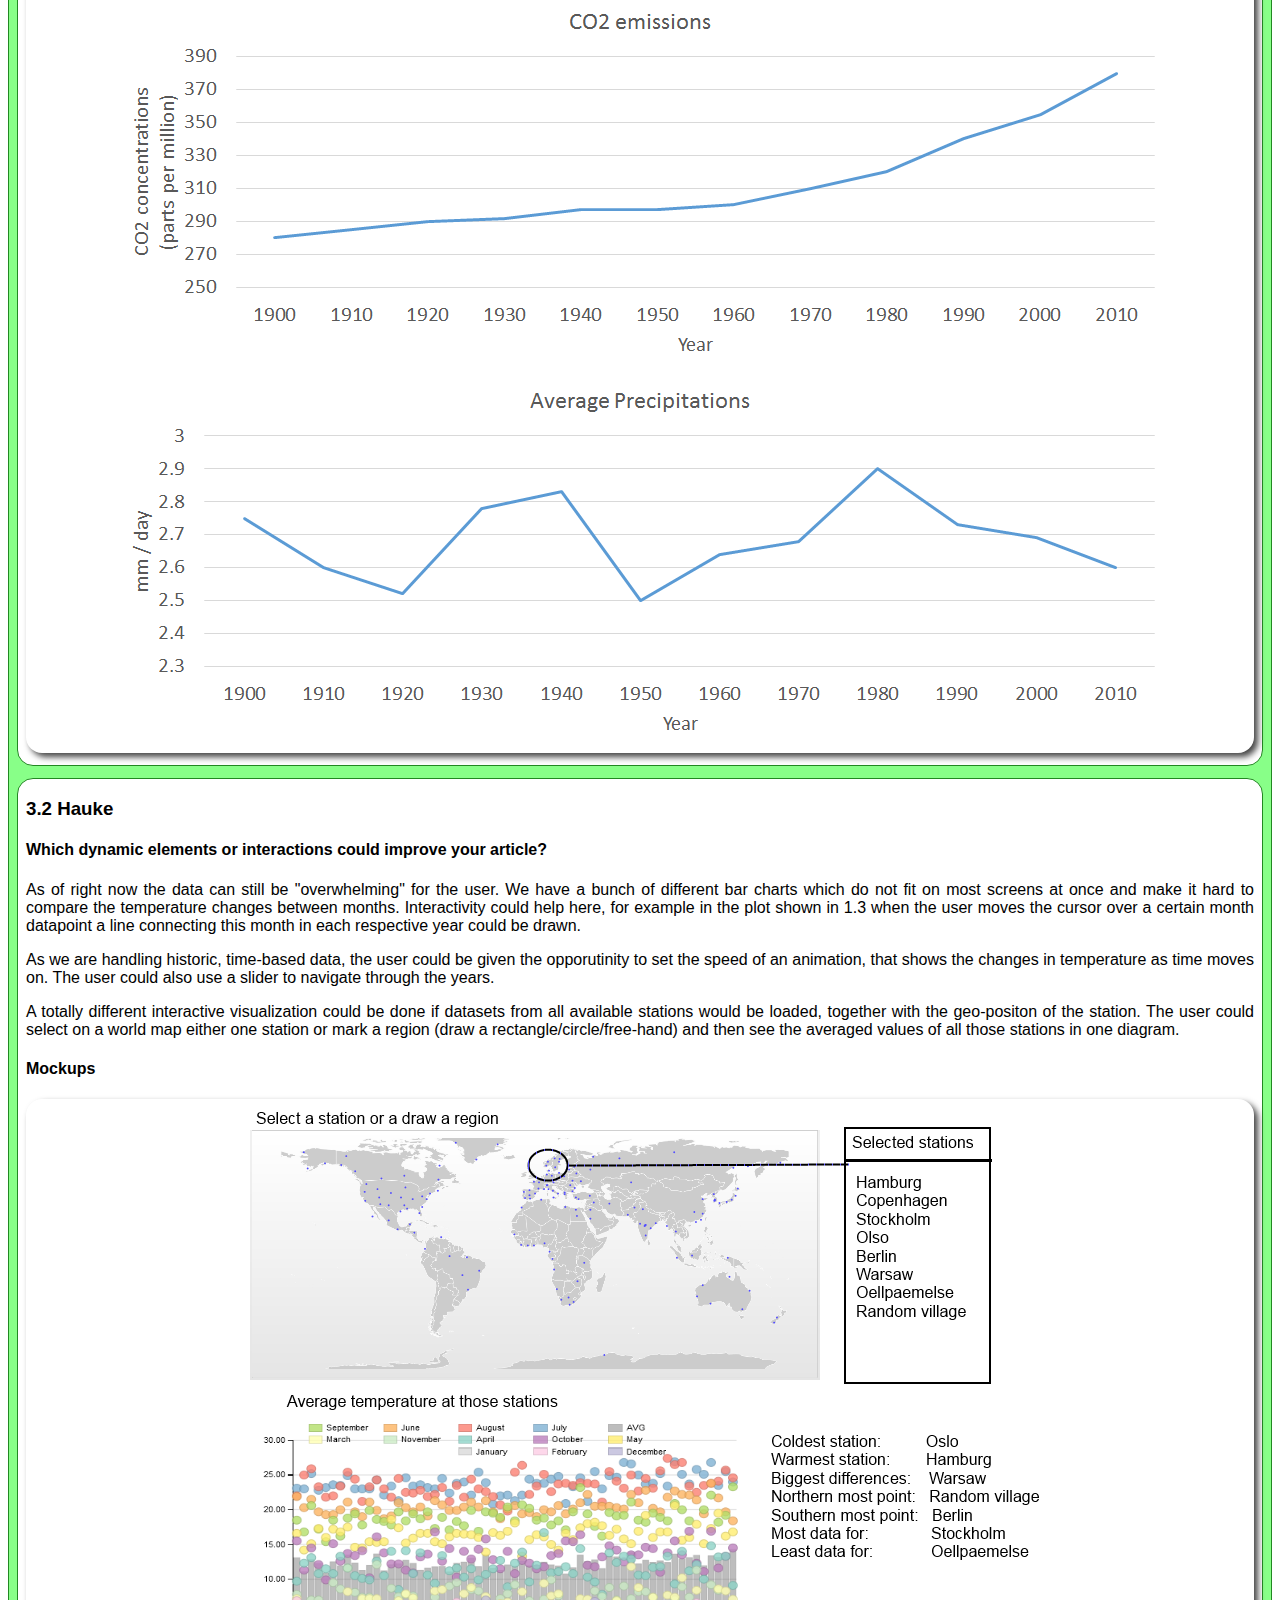
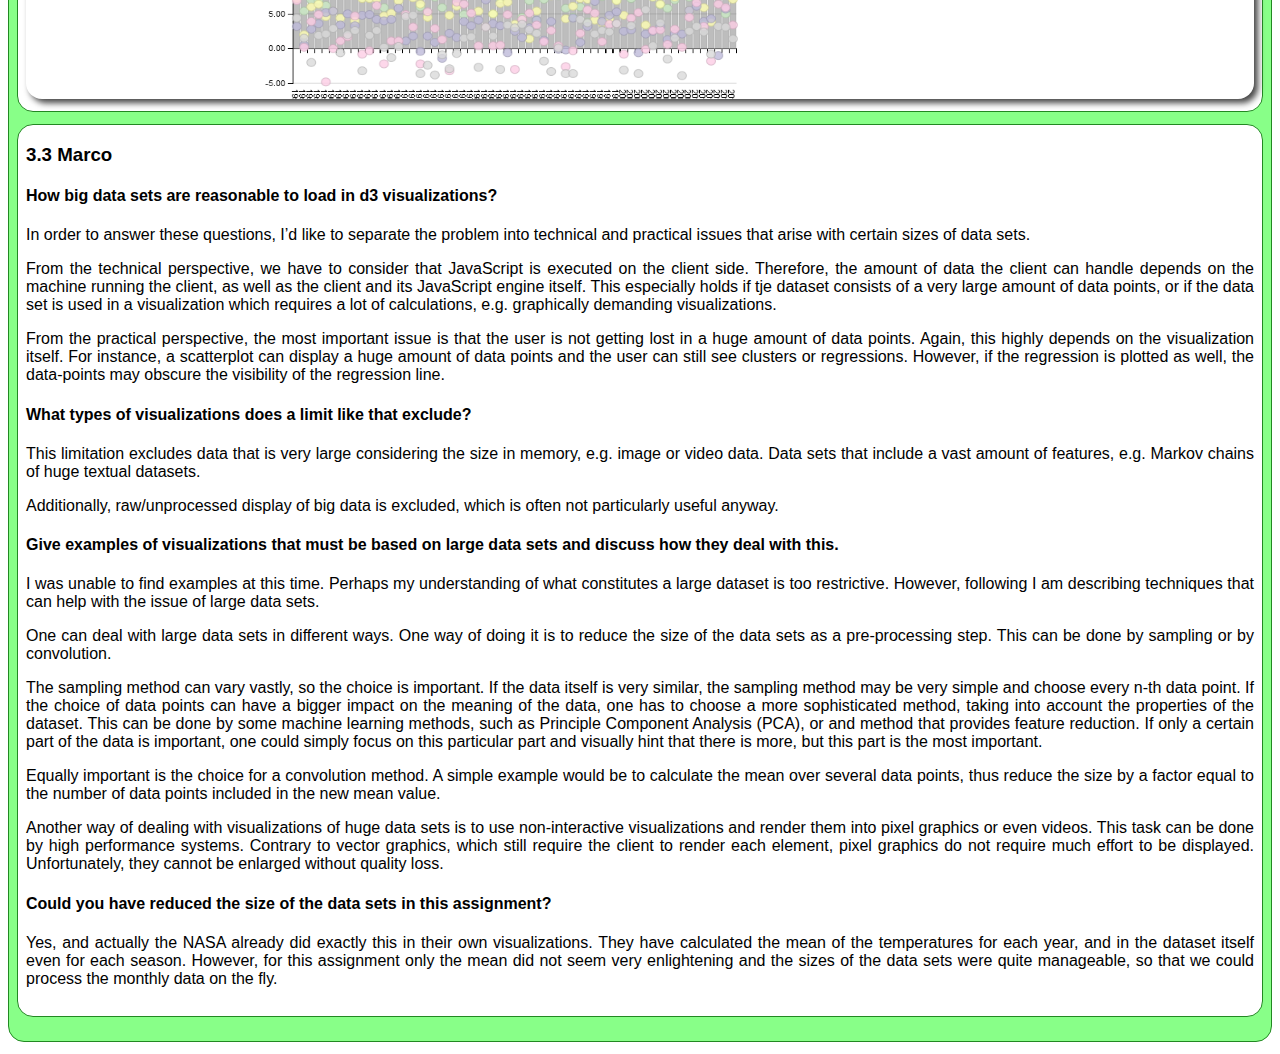
<file: assignment2.html>
<html>
    <head>
        <meta charset="utf-8">
        <title>Interactive Data Exploration, DIKU 2015</title>
        <script src="js/jquery-1.11.3.min.js" type="application/javascript"></script>
        <script src="js/d3.min.js" type="application/javascript"></script>
        <script src="js/dimple.v2.1.6.min.js"></script> 
        <script src="js/ide_a2_marco.js" type="application/javascript"></script>
        <script src="js/ide_a2_dimple.js" type="application/javascript"></script>
        <link type="text/css" href="css/default_a2.css" rel="stylesheet" />
    </head>
    <body>
        <header>
            <h1>Interactive Data Exploration, DIKU 2015</h1>
            <p>Assignment 2, "Look ma, I can plot"</p>
            <p>Deadline: 30. November 2015, 10:00 </p>
        </header>
        <section>

            <div class="section">

                <h2>1. D3.js Visualizations</h2>

                <div class="subsection">
                    <h3>1.1 Self-made visualization 1, Monthly Bar Chart SVGs</h3>
                    <h4>Features:</h4>
                    <ul>
                        <li>Color mapping for cold (blue) and warm (red) temperatures, as well as missing data (yellow).</li>
                        <li>Resizing of bar width and font-sizes depending on SVG dimensions.</li>
                        <li>Horizontal spacing of grid lines and x-axis labels depending on the size of the dataset.</li>
                        <li>Conversion of arbitrary space separated values to comma separated values for usage in D3.js is done on the fly. No pre-processing necessary and allows direct-linking of remote dataset (which is not used here, this is a self contained version).</li>
                    </ul>
                    <div id="d3js_vis1_1"></div>
                </div>

                <div class="subsection">
                    <h3>1.2 Self-made visualization 2, Overall Heatmap Table</h3>
                    <h4>Features:</h4>
                    <ul>
                        <li>Color mapping for cold (blue) and warm (red) temperatures, as well as missing data (yellow).</li>
                        <li>Visualization only uses HTML Table elements, but looks like a heatmap.</li>
                        <li>This was actually done as a test on the way to the bar charts above, but it looked quite nice and more holistic, so it was included as well.</li>
                    </ul>
                    <div id="d3js_vis1_2"></div>
                </div>


                <div class="subsection">
                    <h3>1.3 Visualization using third party library dimple.js</h3>
                    <div id="chartContainer">
                    </div>
                </div>

            </div>

            <div class="section">

                <h2>2. How has the weather changed over the past 100 years?</h2>

                <div class="subsection">
                    <h3>2.1 Motivation</h3>
					<p>Climate change and the effects of human activity on it are still heavily discussed - mostly not between scientists that is, but between political opponents in countries like the USA. Data visualization is a way that can bring the research results from the meterorologic labs straight to the wider public.</p>
					<p>Here our main motivation is to find out how the temperatures have changed during the last century and therefore we would like to get some meaningful answers to the following questions:
						<ul>
							<li>Which year was the hottest one? What about the coldest one?</li>
							<li>Have there been any extreme changes from one year to another? </li>
							<li>Is there a steady rise in temperatures? So should we be concerned about global warming?</li>
							<li>Are there any noticeable trends or patterns in the average temperature variations?</li>
						</ul>
					</p>
				</div>

                <div class="subsection">
                    <h3>2.2 Method</h3>
                    <p>We used data provided by <a href="http://www.giss.nasa.gov/">NASAs Goddard Institute for Space Studies</a> as part of the GISS Surface Temperature Analysis. The data was adjusted for homogeneity "based on night light radiance data" by the GISS (<a href="http://data.giss.nasa.gov/gistemp/station_data/">source</a>). We selected the stations Ankara (Turkey), Copenhagen (Denmark), Hamburg (Germany), Turku (Finland), Sodankylä (Finland) and Sydney (Australia) because they were close to personally significant places for the authors (as given in the task).</p>
                    <p>Since the original data is saved in a file where the values are separated by an arbitrary amount of spaces, we had the choice to either convert the data first into an easier readable format, or to write an own conversion method in JavaScript. We decided for the latter for the simple reason, that we do not have to pre-process the data before using it. This enables us to link directly into the source file and offers the possibility to let the user use any weather data with our visualization he desires.</p>
                    <p>We visualized the data as a series of bar plots, each showing the average temperatures of a single month over the available years. The bars are color-coded, where blue indicates relative coldness, red warmness and yellow indicates missing data. We also visualized it as a heatmap showing each month of a year in a table row, using the same color coding as before. This was done using only d3js and jQuery.</p>
                    <p>The third graph was developed using <a href="http://dimplejs.org/">dimple.js</a> as a third-party library. It shows each available month per year as a circle, while the bar chart shows the average over all months of the year. Exact data is available on mouseover.</p>
                </div>

                <div class="subsection">
                    <h3>2.3 Results &amp; Discussion</h3>
                    <p>In the visualizations we can see a slight overall increase in temperatures for most of the months and most measurement stations. However, the significance of this increase is questionable, since the temperatures are subject to a rather high variance. The heat map shows that the warmer months are slightly increasing the further down, i.e. into the more recent years, we go.</p>

                    <p>The coldest years on average were often a few decades ago, while the hottest years were in the more recent past. In the case of Ankara the coldest year was 1976. The hottest year on average in Ankara was 2010. Other than this, we were not able to see a significant increase in extremes between years.</p>

                    <p>Additionally, we had the impression that the temperatures measured within a year and on average are fluctuating every 5-8 years. This can be seen all visualizations and is expressed by a slight wave pattern.</p>

                    <p>One should note that the temperature alone is not a sufficient indicator for climate change or change of weather conditions in general, since this change can manifest in multiple different ways. For example, there might be an increase in natural phenomena, or even catastrophes, such as storms, floods, forest fires, etc.</p>

                    <p>Additionally most datasets have missing data. At this time we did not perform any smoothing or regression to fill in missing data points, which causes some problems with statistical calculations. As a result, these calculations have been omitted. In a future version we would at least plot an additional linear regression function to show the actual overall increase in temperature. A polynomial regression would be desired as well, as it may show the exact patterns of the fluctuations mentioned above. Currently the most accurate source of information are the exact values in the heat map table and the values shown by the interactive hover effect on the dimple.js visualization.</p>
                </div>

                <div class="subsection">
                    <h3>2.4 Conclusions</h3>
                    <p>We can measure a slight increase in overall temperature. However, due to the missing measurements to take into account besides the temperature and the inclusion of missing data points, this result is not sufficient enough to answer the main question of this article.</p>
                </div>
            </div>



            <div class="section">

                <h2>3. Individual Parts</h2>

                <div class="subsection">
                    <h3>3.1 Bogdan</h3>
                    <h4>Which data set and visualization would you include to give a more confident answer to the articles main question?</h4>
					<p>One good idea could be to compare the average temperatures, during the last century, with the level of precipitations, the average temperature of sea / oceans and also the level of CO2 emissions. Therefore, there is the possibility of finding out if there is any correlation between those elements and on top of that if there is any pattern followed by all four measured elements.</p>
					<h4>Mockups</h4>
					<div class="mockup">
						<img src="img/temperature.png"/>
						<img src="img/co2.png"/>
						<img src="img/precipitations.png"/>
					</div>
				</div>

                <div class="subsection">
                    <h3>3.2 Hauke</h3>
                    <h4>Which dynamic elements or interactions could improve your article?</h4>
                    <p>
                        As of right now the data can still be "overwhelming" for the user. We have a bunch of different bar charts which do not fit on most screens at once and make it hard to compare the temperature changes between months. Interactivity could help here, for example in the plot shown in 1.3 when the user moves the cursor over a certain month datapoint a line connecting this month in each respective year could be drawn.
                    </p>
                    <p>
                        As we are handling historic, time-based data, the user could be given the opporutinity to set the speed of an animation, that shows the changes in temperature as time moves on. The user could also use a slider to navigate through the years.
                    </p>
                    <p>
                        A totally different interactive visualization could be done if datasets from all available stations would be loaded, together with the geo-positon of the station. The user could select on a world map either one station or mark a region (draw a rectangle/circle/free-hand) and then see the averaged values of all those stations in one diagram.
                    </p>
                    <h4>Mockups</h4>
					<div class="mockup">
                    <img src="img/a2_hauke_worldmap.png"/>
                    </div>
                </div>

                <div class="subsection">
                    <h3>3.3 Marco</h3>

                    <h4>How big data sets are reasonable to load in d3 visualizations?</h4>
                    <p>In order to answer these questions, I’d like to separate the problem into technical and practical issues that arise with certain sizes of data sets.</p>
                    <p>From the technical perspective, we have to consider that JavaScript is executed on the client side. Therefore, the amount of data the client can handle depends on the machine running the client, as well as the client and its JavaScript engine itself. This especially holds if tje dataset consists of a very large amount of data points, or if the data set is used in a visualization which requires a lot of calculations, e.g. graphically demanding visualizations.</p>
                    <p>From the practical perspective, the most important issue is that the user is not getting lost in a huge amount of data points. Again, this highly depends on the visualization itself. For instance, a scatterplot can display a huge amount of data points and the user can still see clusters or regressions. However, if the regression is plotted as well, the data-points may obscure the visibility of the regression line.</p>

                    <h4>What types of visualizations does a limit like that exclude?</h4>
                    <p>This limitation excludes data that is very large considering the size in memory, e.g. image or video data. Data sets that include a vast amount of features, e.g. Markov chains of huge textual datasets.</p>
                    <p>Additionally, raw/unprocessed display of big data is excluded, which is often not particularly useful anyway.</p>

                    <h4>Give examples of visualizations that must be based on large data sets and discuss how they deal with this.</h4>
                    <p>I was unable to find examples at this time. Perhaps my understanding of what constitutes a large dataset is too restrictive. However, following I am describing techniques that can help with the issue of large data sets.</p>
                    <p>One can deal with large data sets in different ways. One way of doing it is to reduce the size of the data sets as a pre-processing step. This can be done by sampling or by convolution.</p>
                    <p>The sampling method can vary vastly, so the choice is important. If the data itself is very similar, the sampling method may be very simple and choose every n-th data point. If the choice of data points can have a bigger impact on the meaning of the data, one has to choose a more sophisticated method, taking into account the properties of the dataset. This can be done by some machine learning methods, such as Principle Component Analysis (PCA), or and method that provides feature reduction. If only a certain part of the data is important, one could simply focus on this particular part and visually hint that there is more, but this part is the most important.</p>
                    <p>Equally important is the choice for a convolution method. A simple example would be to calculate the mean over several data points, thus reduce the size by a factor equal to the number of data points included in the new mean value. </p>
                    <p>Another way of dealing with visualizations of huge data sets is to use non-interactive visualizations and render them into pixel graphics or even videos. This task can be done by high performance systems. Contrary to vector graphics, which still require the client to render each element, pixel graphics do not require much effort to be displayed. Unfortunately, they cannot be enlarged without quality loss.</p>

        

                    <h4>Could you have reduced the size of the data sets in this assignment?</h4>
                    <p>Yes, and actually the NASA already did exactly this in their own visualizations. They have calculated the mean of the temperatures for each year, and in the dataset itself even for each season. However, for this assignment only the mean did not seem very enlightening and the sizes of the data sets were quite manageable, so that we could process the monthly data on the fly.</p>

                </div>

            </div>

            

        </section>
        <footer></footer>   
    </body>
</html>
</file>
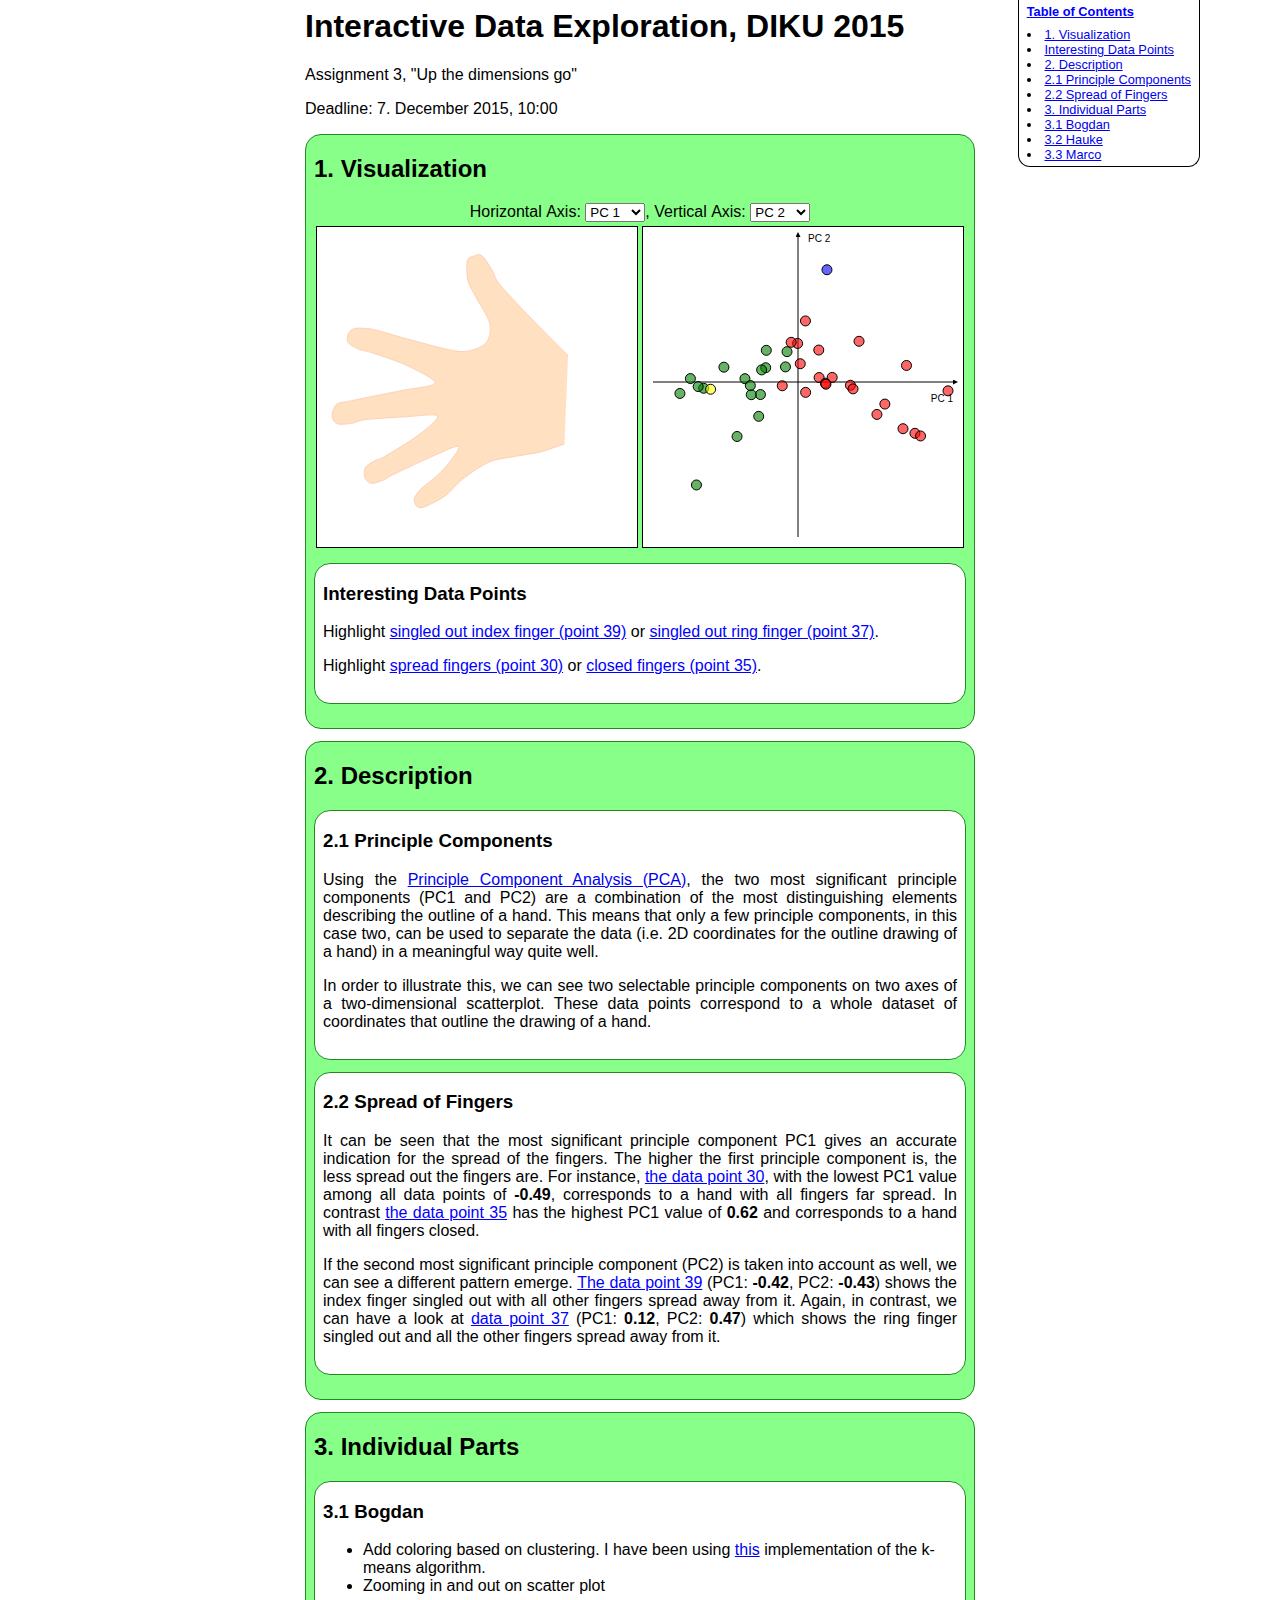
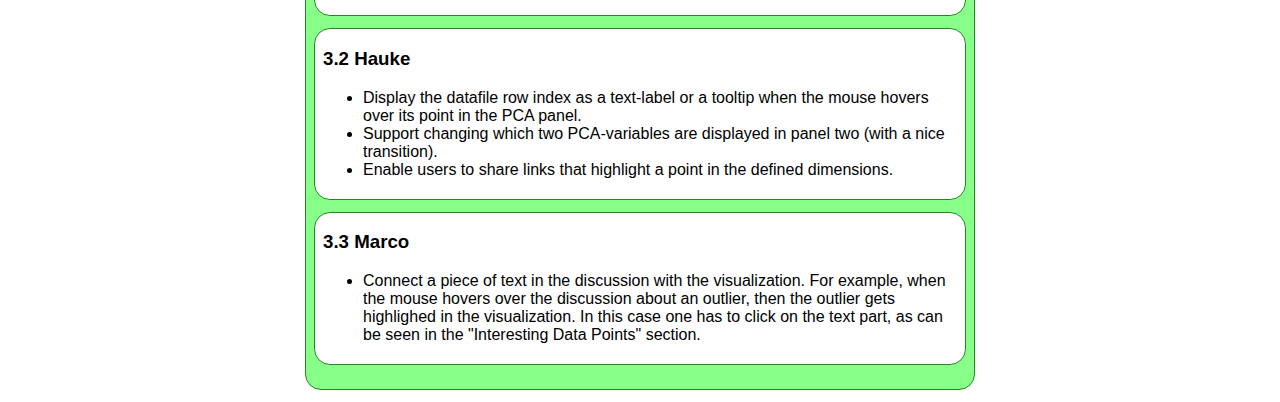
<file: assignment3.html>
<html>
    <head>
        <meta charset="utf-8">
        <title>Interactive Data Exploration, DIKU 2015</title>
        <script src="js/jquery-1.11.3.min.js" type="application/javascript"></script>
        <script src="js/d3.min.js" type="application/javascript"></script>
        <script src="js/ide_a3.js" type="application/javascript"></script>
        <script src="js/autotoc.js" type="application/javascript"></script>
		<script src="js/kmeans.js" type="application/javascript"></script>
        <link type="text/css" href="css/default_a2.css" rel="stylesheet" />
        <link type="text/css" href="css/default_a3.css" rel="stylesheet" />
    </head>
    <body>
        <header>
            <h1>Interactive Data Exploration, DIKU 2015</h1>
            <p>Assignment 3, "Up the dimensions go"</p>
            <p>Deadline: 7. December 2015, 10:00 </p>
        </header>
        <section>

            <div class="section">
                <h2>1. Visualization</h2>

                <div id="visbox">
                    <div id="tooltip_scattervis" class="tooltip">
                        <p>None</p>
                    </div>
                    <div id="dim_selection">
                        <label for="x_axis_dim">Horizontal&nbsp;Axis:</label>
                        <select id="x_axis_dim" disabled></select>, 
                        <label for="y_axis_dim">Vertical&nbsp;Axis:</label>
                        <select id="y_axis_dim" disabled></select>
                    </div>
                    <svg id="handvis"></svg>
                    <svg id="scattervis">
                        <marker id="arrow_head"
                            viewBox="0 0 10 10" refX="0" refY="5" 
                            markerUnits="strokeWidth"
                            markerWidth="10" markerHeight="5"
                            orient="auto">
                            <path d="M 0 0 L 10 5 L 0 10 z" />
                        </marker>
                    </svg>
                </div>
   

                <div class="subsection">
                    <h3>Interesting Data Points</h3>
                    <p>Highlight <span onclick="hand_hover(39)">singled out index finger (point 39)</span> or <span onclick="hand_hover(37)">singled out ring finger (point 37)</span>.</p>
                    <p>Highlight <span onclick="hand_hover(30)">spread fingers (point 30)</span> or <span onclick="hand_hover(35)">closed fingers (point 35)</span>.</p>
                </div>
            </div>

            <div class="section">
                <h2>2. Description</h2>

                <div class="subsection">
                <h3>2.1 Principle Components</h3>
                    <p>Using the <a href="https://en.wikipedia.org/wiki/Principal_component_analysis">Principle Component Analysis (PCA)</a>, the two most significant principle components (PC1 and PC2) are a combination of the most distinguishing elements describing the outline of a hand. This means that only a few principle components, in this case two, can be used to separate the data (i.e. 2D coordinates for the outline drawing of a hand) in a meaningful way quite well.</p>
                    <p>In order to illustrate this, we can see two selectable principle components on two axes of a two-dimensional scatterplot. These data points correspond to a whole dataset of coordinates that outline the drawing of a hand.</p>
                </div>
    

                <div class="subsection">
                    <h3>2.2 Spread of Fingers</h3>
                    <p>It can be seen that the most significant principle component PC1 gives an accurate indication for the spread of the fingers. The higher the first principle component is, the less spread out the fingers are. For instance, <span onclick="hand_hover(30)">the data point 30</span>, with the lowest PC1 value among all data points of <strong>-0.49</strong>, corresponds to a hand with all fingers far spread. In contrast <span onclick="hand_hover(35)">the data point 35</span> has the highest PC1 value of <strong>0.62</strong> and corresponds to a hand with all fingers closed.</p>
                    <p>If the second most significant principle component (PC2) is taken into account as well, we can see a different pattern emerge. <span onclick="hand_hover(39)">The data point 39</span> (PC1: <strong>-0.42</strong>, PC2: <strong>-0.43</strong>) shows the index finger singled out with all other fingers spread away from it. Again, in contrast, we can have a look at <span onclick="hand_hover(37)">data point 37</span> (PC1: <strong>0.12</strong>, PC2: <strong>0.47</strong>) which shows the ring finger singled out and all the other fingers spread away from it. </p>
                </div>
            </div>



            <div class="section">

                <h2>3. Individual Parts</h2>

                <div class="subsection">
                    <h3>3.1 Bogdan</h3>
                    <ul>
                        <li>Add coloring based on clustering. I have been using <a href="https://github.com/emilbayes/kMeans.js">this</a> implementation of the k-means algorithm.</li>
						<li>Zooming in and out on scatter plot</li>
                    </ul>
				</div>

                <div class="subsection">
                    <h3>3.2 Hauke</h3>
                    <ul>
                        <li>Display the datafile row index as a text-label or a tooltip when the mouse hovers over its point in the PCA panel.</li>
                        <li>Support changing which two PCA-variables are displayed in panel two (with a nice transition).</li>
                        
                        <li>Enable users to share links that highlight a point in the defined dimensions.</li>
                    </ul>
                </div>

                <div class="subsection">
                    <h3>3.3 Marco</h3>
                    <ul>
                        <li>Connect a piece of text in the discussion with the visualization. For example, when the mouse hovers over the discussion about an outlier, then the outlier gets highlighed in the visualization. In this case one has to click on the text part, as can be seen in the "Interesting Data Points" section.</li>
                    </ul>
                </div>

            </div>

            

        </section>
        <footer></footer>   
    </body>
</html>
</file>
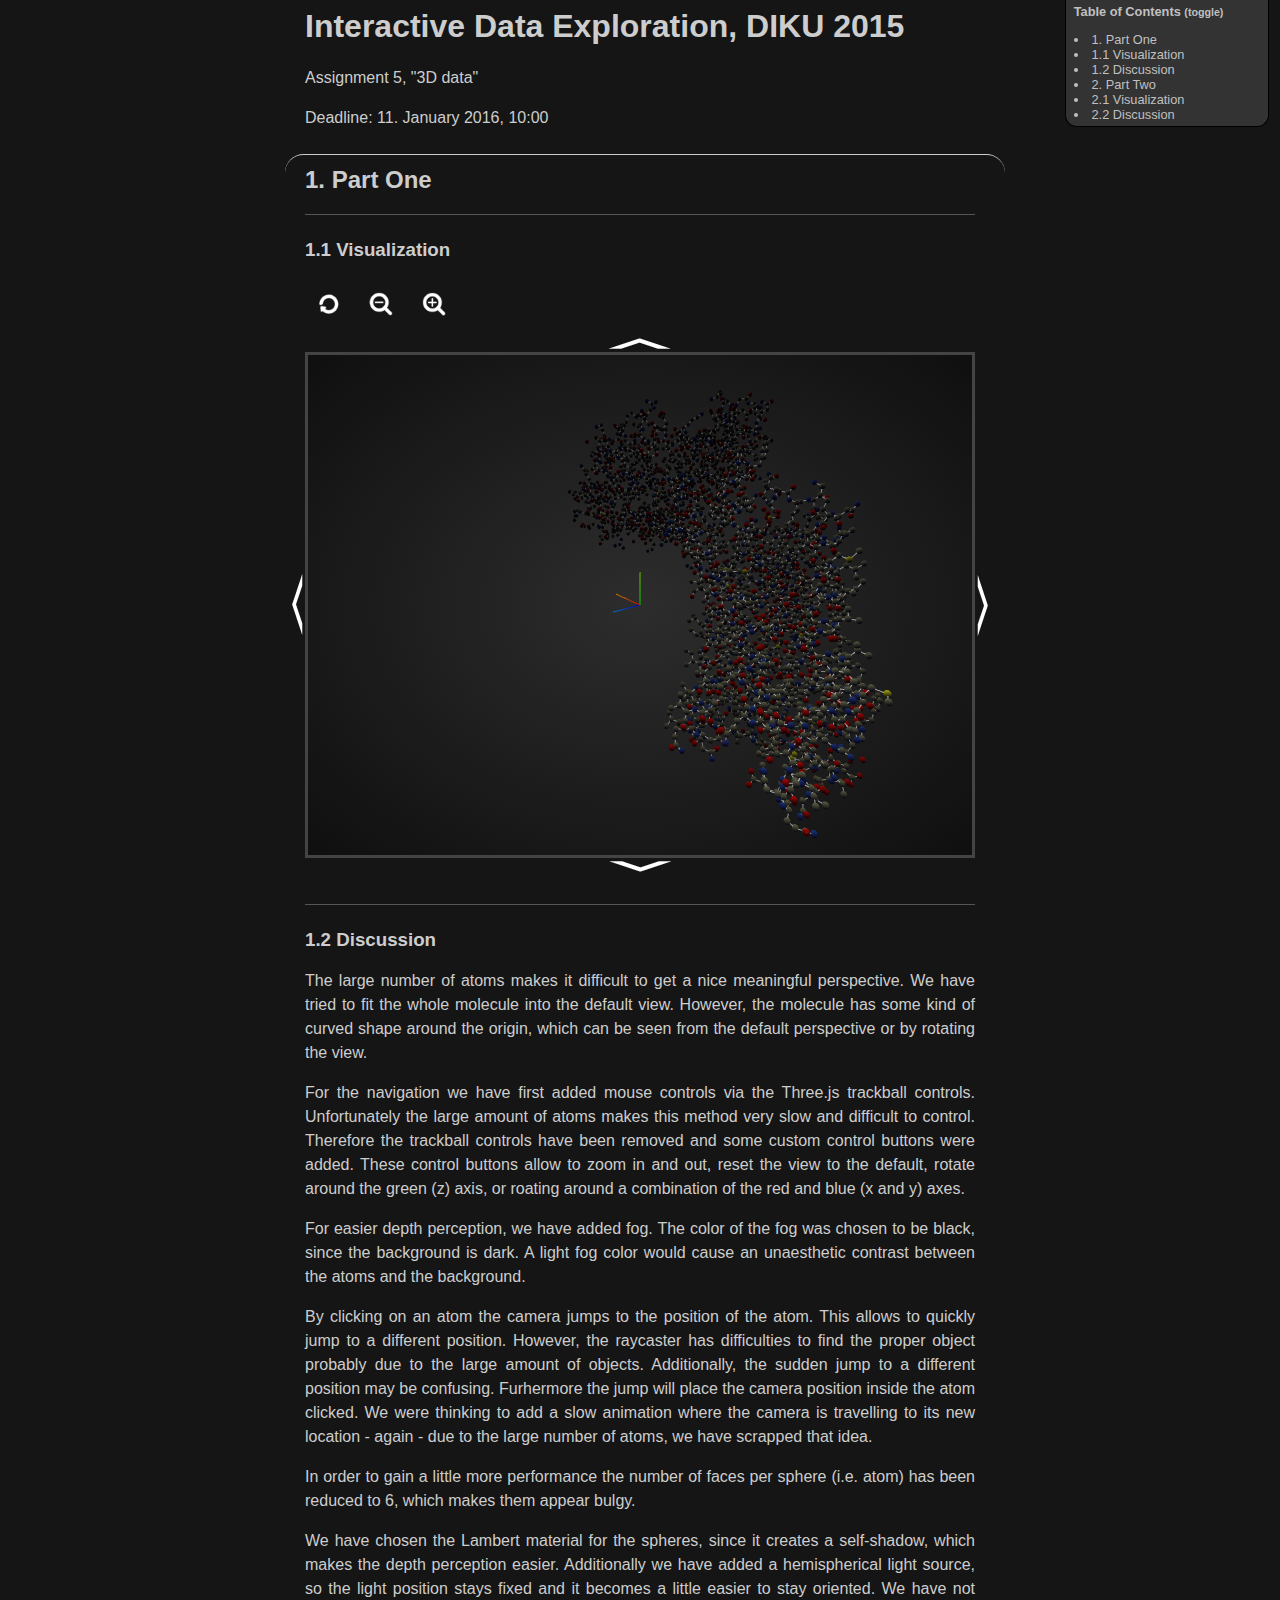
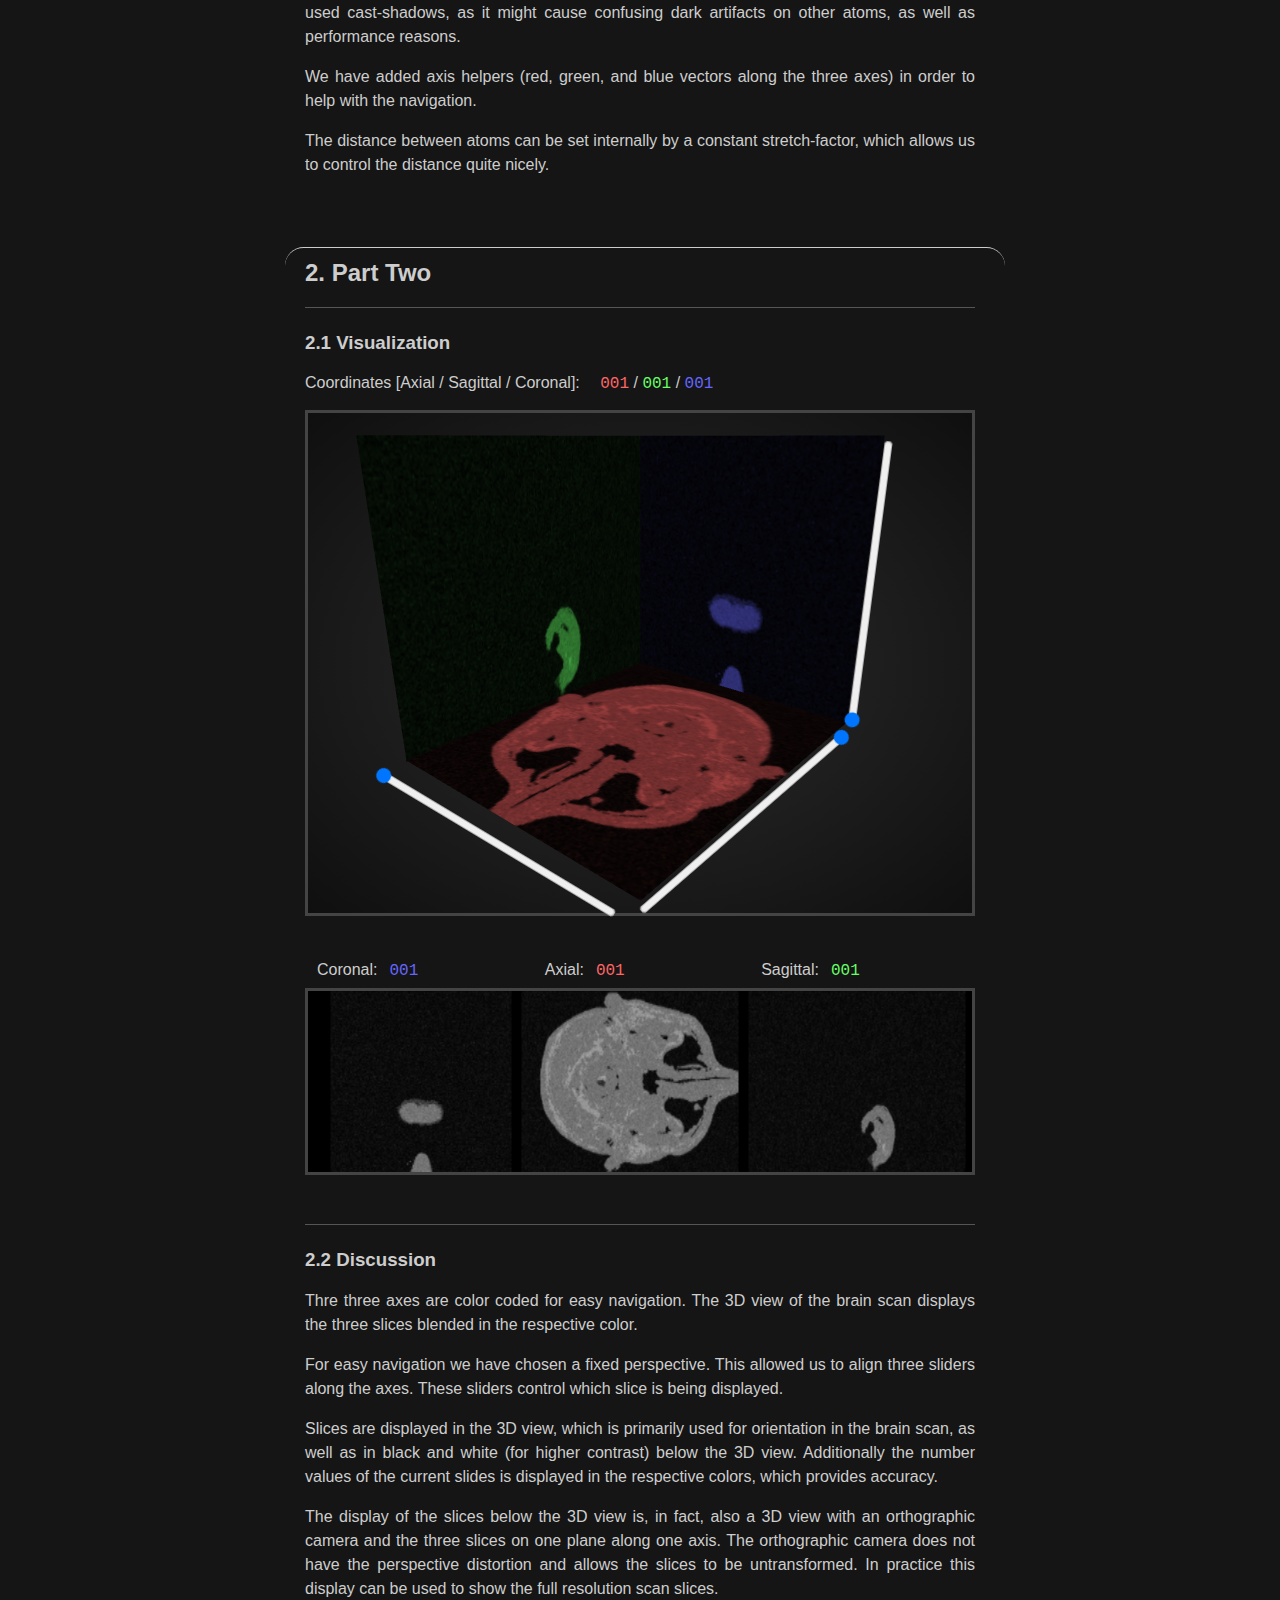
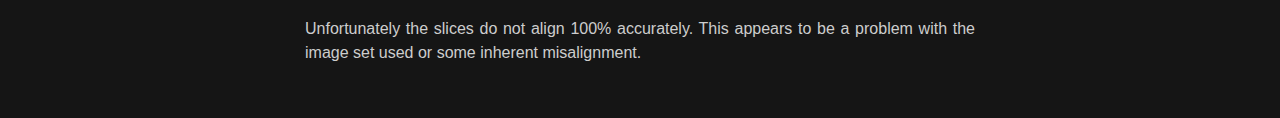
<file: assignment5.html>
<html>
    <head>
        <meta charset="utf-8">
        <title>Interactive Data Exploration, DIKU 2015</title>
        <script src="js/jquery-1.11.3.min.js" type="application/javascript"></script>
        <script src="js/d3.min.js" type="application/javascript" charset="utf-8"></script>
        <script src="js/three.min.js" type="application/javascript"></script>
        <script src="js/TrackballControls.js" type="application/javascript"></script>
        <script src="js/PDBLoader.js" type="application/javascript"></script>
        <script src="js/ide_a5.js" type="application/javascript"></script>
        <script src="js/ide_a5_v2.js" type="application/javascript"></script>
        <script src="js/autotoc2.js" type="application/javascript"></script>
        <link type="text/css" href="css/default_a5.css" rel="stylesheet" />
    </head>
    <body>
        <header>
            <h1>Interactive Data Exploration, DIKU 2015</h1>
            <p>Assignment 5, "3D data"</p>
            <p>Deadline: 11. January 2016, 10:00 </p>
        </header>
        <section>

            <div class="section">
            
                <h2>1. Part One</h2>
                
                <div class="subsection">
                    <h3>1.1 Visualization</h3>
                    <div id="ctrl_reset" class="ctrl reset"></div>
                    <div id="ctrl_zoom_out" class="ctrl zoomout"></div>
                    <div id="ctrl_zoom_in" class="ctrl zoomin"></div>
                    <div id="ctrl_up" class="ctrl up"></div>
                    <div id="ctrl_left" class="ctrl left"></div>
                    <div id="visbox1" class="visbox"></div>
                    <div id="ctrl_right" class="ctrl right"></div>
                    <div id="ctrl_down" class="ctrl down"></div>
                </div>
                
                <div class="subsection">
                    <h3>1.2 Discussion</h3>
                    <p>The large number of atoms makes it difficult to get a nice meaningful perspective. We have tried to fit the whole molecule into the default view. However, the molecule has some kind of curved shape around the origin, which can be seen from the default perspective or by rotating the view.</p>
                    <p>For the navigation we have first added mouse controls via the Three.js trackball controls. Unfortunately the large amount of atoms makes this method very slow and difficult to control. Therefore the trackball controls have been removed and some custom control buttons were added. These control buttons allow to zoom in and out, reset the view to the default, rotate around the green (z) axis, or roating around a combination of the red and blue (x and y) axes. </p>
                    <p>For easier depth perception, we have added fog. The color of the fog was chosen to be black, since the background is dark. A light fog color would cause an unaesthetic contrast between the atoms and the background.</p>
                    <p>By clicking on an atom the camera jumps to the position of the atom. This allows to quickly jump to a different position. However, the raycaster has difficulties to find the proper object probably due to the large amount of objects. Additionally, the sudden jump to a different position may be confusing. Furhermore the jump will place the camera position inside the atom clicked. We were thinking to add a slow animation where the camera is travelling to its new location - again - due to the large number of atoms, we have scrapped that idea.</p>
                    <p>In order to gain a little more performance the number of faces per sphere (i.e. atom) has been reduced to 6, which makes them appear bulgy.</p>
                    <p>We have chosen the Lambert material for the spheres, since it creates a self-shadow, which makes the depth perception easier. Additionally we have added a hemispherical light source, so the light position stays fixed and it becomes a little easier to stay oriented. We have not used cast-shadows, as it might cause confusing dark artifacts on other atoms, as well as performance reasons.</p>
                    <p>We have added axis helpers (red, green, and blue vectors along the three axes) in order to help with the navigation.</p>
                    <p>The distance between atoms can be set internally by a constant stretch-factor, which allows us to control the distance quite nicely.</p>
                </div>
                
            </div>

            <div class="section">
            
                <h2>2. Part Two</h2>

                <div class="subsection">
                    <h3>2.1 Visualization</h3>
                    
                    <p class="info">
                        Coordinates [Axial / Sagittal / Coronal]:
                        <span class="v2_coordinates_a">001</span> / 
                        <span class="v2_coordinates_c">001</span> / 
                        <span class="v2_coordinates_s">001</span>
                    </p>
   
                    <div id="visbox2" class="visbox"></div>
                    
                    <input name="slider" class="axis_slider" id="sagittal_slider" type="range" min=1 max=217 step=1 value=1 />
                    <input name="slider" class="axis_slider" id="coronal_slider" type="range" min=1 max=181 step=1 value=1 />
                    <input name="slider" class="axis_slider" id="axial_slider" type="range" min=1 max=181 step=1 value=1 />
                    
                    <div id="visbox2_views" class="visbox"></div>
                    
                    <div id="visbox2_views_caption">
                        <span id="v2v_c">Coronal:</span><span class="v2_coordinates_s">001</span>
                        <span id="v2v_a">Axial:</span><span class="v2_coordinates_a">001</span>
                        <span id="v2v_s">Sagittal:</span><span class="v2_coordinates_c">001</span>
                    </div>
                </div>
                
                <div class="subsection">
                    <h3>2.2 Discussion</h3>
                    <p>Thre three axes are color coded for easy navigation. The 3D view of the brain scan displays the three slices blended in the respective color.</p>
                    <p>For easy navigation we have chosen a fixed perspective. This allowed us to align three sliders along the axes. These sliders control which slice is being displayed.</p>
                    <p>Slices are displayed in the 3D view, which is primarily used for orientation in the brain scan, as well as in black and white (for higher contrast) below the 3D view. Additionally the number values of the current slides is displayed in the respective colors, which provides accuracy.</p>
                    <p>The display of the slices below the 3D view is, in fact, also a 3D view with an orthographic camera and the three slices on one plane along one axis. The orthographic camera does not have the perspective distortion and allows the slices to be untransformed. In practice this display can be used to show the full resolution scan slices.</p>
                    <p>Unfortunately the slices do not align 100% accurately. This appears to be a problem with the image set used or some inherent misalignment.</p>
                </div>
                
            </div>

        </section>
        <footer></footer>   
    </body>
</html>
</file>
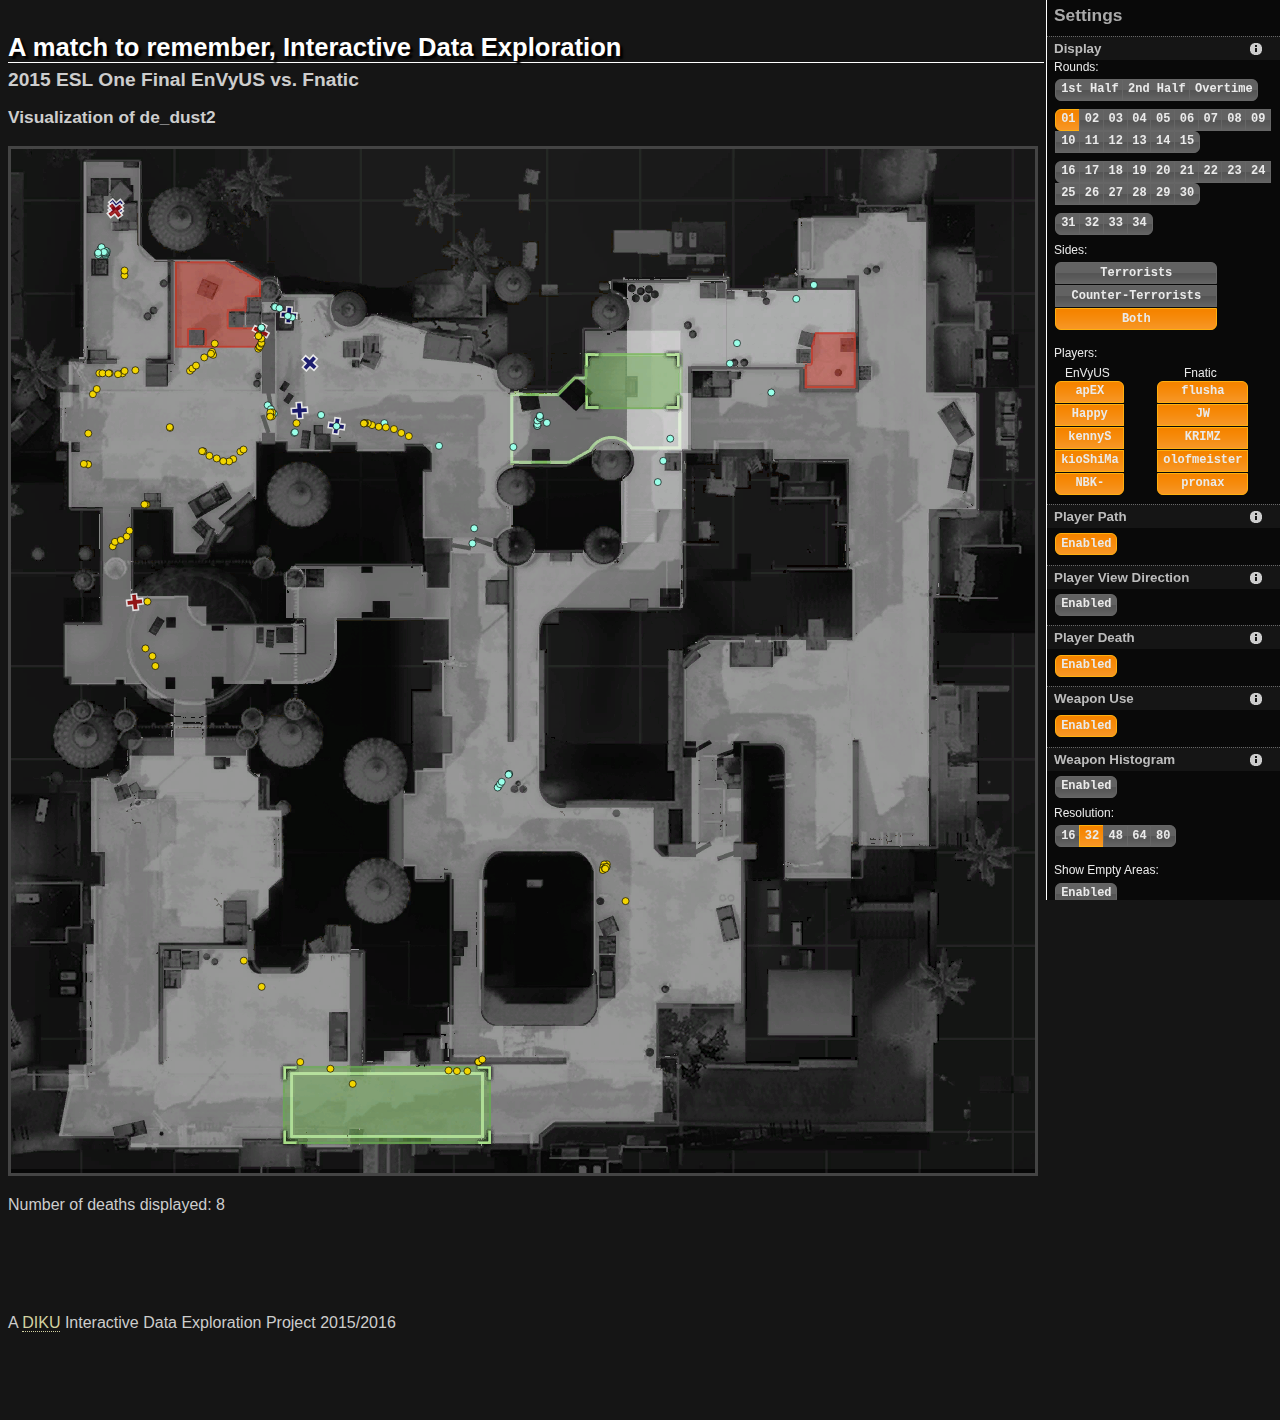
<file: finalproject.html>
<html>
    <head>
        <meta charset="utf-8">
        <title>Interactive Data Exploration</title>
        <link type="text/css" href="css/default_final.css" rel="stylesheet" />
        <link type="text/css" href="js/jquery-ui-final/jquery-ui.css" rel="stylesheet">
        <script src="js/jquery-1.11.3.min.js" type="application/javascript"></script>
        <script src="js/jquery-ui-final/jquery-ui.min.js" type="application/javascript"></script>
        <script src="js/d3.min.js" type="application/javascript" charset="utf-8"></script>
        <script src="js/finalproject.js" type="application/javascript"></script>
        <script src="js/finalproject_tools.js" type="application/javascript"></script>
    </head>
    <body>
        <header>
            <h1>A match to remember, Interactive Data Exploration</h1>
        </header>
        <section>
            <h2>2015 ESL One Final EnVyUS vs. Fnatic</h2>
            
            <div id="toolbox">
                <h3>Settings</h3>
                
                <h4>Display <span id="info_display" class="ui-icon ui-icon-info"></span></h4>
                
                <span>Rounds:</span>
                <div id="tb_display_rounds"><!-- auto generated --></div>
                
                <span>Sides:</span>
                <div id="tb_display_sides"><form>
                    <input type="radio" name="tb_sides" id="tb_sides_t" value="tb_sides_t" /><label for ="tb_sides_t">Terrorists</label><br />
                    <input type="radio" name="tb_sides" id="tb_sides_ct" value="tb_sides_ct" /><label for ="tb_sides_ct">Counter-Terrorists</label><br />
                    <input type="radio" name="tb_sides" id="tb_sides_b" value="tb_sides_b" /><label for ="tb_sides_b">Both</label>
                </form></div>
                
                <span>Players:</span>
                <div id="tb_display_players"><!-- auto generated --></div>
                
                <h4>Player Path <span id="info_ppath" class="ui-icon ui-icon-info"></span></h4>
                <div><input type="checkbox" id="tb_pp_enabled" name="tb_pp_enabled" value="tb_pp_enabled" /><label for ="tb_pp_enabled">Enabled</label></div>
                
                <h4>Player View Direction <span id="info_viewdir" class="ui-icon ui-icon-info"></span></h4>
                <div><input type="checkbox" id="tb_pwd_enabled" name="tb_pwd_enabled" value="tb_pwd_enabled" /><label for ="tb_pwd_enabled">Enabled</label></div>
                
                <h4>Player Death  <span id="info_pdeath" class="ui-icon ui-icon-info"></span></h4>
                <div><input type="checkbox" id="tb_pd_enabled" name="tb_pd_enabled" value="tb_pd_enabled" /><label for ="tb_pd_enabled">Enabled</label></div>

                <h4>Weapon Use  <span id="info_wfire" class="ui-icon ui-icon-info"></span></h4>
                <div><input type="checkbox" id="tb_wu_enabled" name="tb_wu_enabled" value="tb_wu_enabled" /><label for ="tb_wu_enabled">Enabled</label></div>
                
                <h4>Weapon Histogram <span id="info_whisto" class="ui-icon ui-icon-info"></span></h4>
                <div><input type="checkbox" id="tb_wbin_enabled" name="tb_wbin_enabled" value="tb_wbin_enabled" /><label for ="tb_wbin_enabled">Enabled</label></div>
                <span>Resolution:</span>
                <div id="tb_wbin_resolutions"><form><!-- auto generated --></form></div>
                <span>Show Empty Areas:</span>
                <div><input type="checkbox" id="tb_wbin_showempty" name="tb_wbin_showempty" value="tb_wbin_showempty" /><label for ="tb_wbin_showempty">Enabled</label></div>
                
                <h4>Replay<span id="info_replay" class="ui-icon ui-icon-info"></span></h4>
                <div><input type="checkbox" id="tb_replay_enabled" name="tb_replay_enabled" value="tb_replay_enabled" /><label for ="tb_replay_enabled">Enabled</label><span id="replay_tick">-</span></div>
                
                <span>Tick Range:</span>
                <div>
                    <div id="tb_tick_range"></div>
                    <span id="tb_tick_start">3075</span>
                    <span id="tb_tick_end">11448</span>
                </div>
                
                
            </div>
            
            <h3>Visualization of de_dust2</h3>
            <svg version="1.1" baseProfile="full" id="visbox" class="visbox"
                 xmlns="http://www.w3.org/2000/svg"
                 xmlns:xlink="http://www.w3.org/1999/xlink"
                 xmlns:ev="http://www.w3.org/2001/xml-events">
            </svg>
            <div id="tooltip" class="hidden"></div>
			<span id="no_of_deaths"><span/>
			
        </section>
        <footer>
            <span>A <a href="http://diku.dk/english/">DIKU</a> Interactive Data Exploration Project 2015/2016</span>
        </footer>   
    </body>
</html>
</file>
<file: css/default_a2.css>
﻿@charset "utf-8";
/* Default Style */

html {
    font-family:    sans-serif;

}

table, tr, td, th {
    border: 1px solid black;
    border-collapse: collapse;
}


td, th {
    padding: 4px 8px;
}

p {
    text-align: justify;
}

img.preview {
    width: 400px;
    float: right;
    border-radius: 16px;
    box-shadow: 2px 2px 4px #454545;
    margin: 18px;
}

div.section {
    border: 1px solid #228822;
    background-color: #88ff88;
    padding: 0px 8px 12px 8px;
    border-radius: 16px;
    margin-bottom: 12px;
}

div.subsection {
    border: 1px solid #228822;
    background-color: #ffffff;
    padding: 0px 8px 12px 8px;
    border-radius: 16px;
    margin-bottom: 12px;
}

ul {
    margin-bottom: 8px;
}

a.vis_page {
    display: inline-block;
    width: auto;
    border: 1px solid black;
    padding: 4px 10px;
    text-decoration: none;
    margin-left: 20px;
    box-shadow: 3px 3px 3px #454545;
}

div.mockup {
    display: block;
    text-align: center;
    background-color: white;
    border-radius: 16px;
    box-shadow: 4px 4px 6px #454545;
}

#toc {
    font-size: 0.8em;
    position: fixed;
    right: 80px;
    top: 0px;
    display: inline-block;
    background-color: white;
    border: 1px solid black;
    border-top: none;
    padding: 3pt 6pt;
    border-bottom-left-radius: 12px;
    border-bottom-right-radius: 12px;
}

#toc span {
    font-weight: bold;
    margin-bottom: 0px;
}

#toc ul {
    margin-top: 0px;
}
</file>
<file: css/article.css>
html, body {
    margin: 0;
    padding: 0;
    font-family: Helvetica, Arial, sans-serif;
    position: relative;
}

header {
    z-index: 5;
    position: relative;
    margin: 0;
    padding: 0;
    width: 100%;
    height: 100vh;
    background-image: url("../img/article_header2.jpg");
    background-size: cover;
    background-color: #000;
}

header h1 {
    margin: 0;
    padding: 5% 2% 0 0;
    display: block;
    font-size: 3em;
    font-weight: bold;
    color: #fff;
    text-shadow: 1px 1px 2px #000;
    border-bottom: 1px solid #fff;
    text-align: right;
    width: 50%;
    text-shadow: 3px 3px 2px #000;
}

header p {
    color: #fff;
    font-size: 1.5em;
    width: 70%;
    text-align: right;
    text-shadow: 3px 3px 2px #000;
}

header span {
    color: #fff;
    position: absolute;
    text-align: right;
    text-shadow: 2px 2px 4px #000;
    font-size: 0.7em;
    font-weight: bold;
}

header .copy {
    bottom: 5px;
    right: 5px;
}

header .info {
    top: 5px;
    right: 5px;
}

article, footer, #tech_stuff {
    max-width: 1024px;
    display: block;
    margin: 0 auto;
    font-family: Georgia,Times,"Times New Roman",serif;
    color: #222;
    text-align: justify;
}

article h3 {
    margin-bottom: 0;
}

article span.show {
    text-decoration: underline;
    text-decoration-style: dotted;
    cursor: pointer;
    text-decoration:none;
    border-bottom: 1px dotted rgba(99, 9, 9, 0);
    transition: border 1s ease 2s; 
}

article span.show.active {
    border-bottom: 1px dotted rgba(99, 99, 99, 1);
}

article p {
    display: block;
    float: left;
    min-height: 80px;
}

article img {
    float: right;
    max-width: 30%;
    display: block;
}

.visbox {
    margin: 0 auto;
    display: block;
}

.nav_btn {
    position: fixed;
    top: 40vh;
    display: block;
    background: transparent;
    height: 50px;
    width: 50px;
    z-index: 0;
    cursor: pointer;
}

#nav_btn_prev {
    left: 5px;
}

#nav_btn_next {
    right: 5px;
}

.arrow-right {
    width: 0; 
	height: 0; 
	border-top: 40px solid transparent;
	border-bottom: 40px solid transparent;
	border-left: 40px solid grey;
}

.arrow-left {
    display: none;
	width: 0; 
	height: 0; 
	border-top: 40px solid transparent;
	border-bottom: 40px solid transparent;
	border-right: 40px solid grey; 
}

footer {
    margin-top: 20px;
    text-align: center;
}

footer span {
    display: block;
    margin: 20px;
    padding-bottom: 40px;
}

footer a {
    color: inherit;
}

footer > a {
    font-size: 1.3em;
    padding: 5px;
    text-decoration: none;
}

footer a:hover {
    text-decoration: underline;
}

#tech_stuff {
    display: none;
}


/**
    Visualization Container
*/

.visbox  {
    border: 3px solid #444;
}

#visbox {
    width: 1024px;
    height: 1024px;
    margin-top:35px;
}


/**
    Hover effect
*/

.nonempty.weapon_area:hover, .nonempty.weapon_area.hover,
.player_death:hover, .player_death.hover,
.player_death:hover, .player_death.hover,
.footsteps:hover, .footsteps.hover
{
    stroke: yellow;
    stroke-width: 2pt;
}

.player_path:hover, svg .player_path.hover {
     -webkit-filter: drop-shadow( -2pt -2pt 2pt #000 );
             filter: drop-shadow( -2pt -2pt 2pt #000 );
    stroke-width: 4.5pt;
    opacity: 0.75;
}

/**
    Tooltip
*/

#tooltip {
    background-color: black;
    opacity: 0.8;
    position: absolute;
    min-width: 190px;
    min-height: 75px;
    border: 1px solid white;
    border-radius: 12px;
    padding: 4px 8px;
    color: #CDCDCD;
    z-index: 10;
}

#tooltip span {
    color: rgb(243, 219, 167);
    display: block;
    border-bottom: 1px dotted #888;
    margin: 2px;
}

#tooltip table {
    width: 100%;
}

#tooltip tr, td  {
    padding: 0px;
}

#tooltip td:first-child  {
    padding-right: 4pt;
}

#tooltip td:not(:first-child ) {
    color: white;
    text-align: right;
}

td.indent {
    padding-left: 16pt;
}


.hidden {
    display: none;
}
</file>
<file: css/default.css>
﻿@charset "utf-8";
/* Default Style */

html {
    font-family:    sans-serif;

}

table, tr, td {
    border: 1px solid black;
    border-collapse: collapse;
}

td {
    padding: 4px 8px;
}

p {
    text-align: justify;
}

img.preview {
    width: 400px;
    float: right;
    border-radius: 16px;
    box-shadow: 2px 2px 4px #454545;
    margin: 18px;
}

div.section {
    border: 1px solid #cecece;
    background-color: #eeeeee;
    padding: 0px 8px 12px 8px;
    border-radius: 16px;
    margin-bottom: 12px;
}

div.subsection {
    border: 1px solid #666666;
    background-color: #dddddd;
    padding: 0px 8px 12px 8px;
    border-radius: 16px;
    margin-bottom: 12px;
}

ul {
    margin-bottom: 8px;
}

a.vis_page {
    display: inline-block;
    width: auto;
    border: 1px solid black;
    padding: 4px 10px;
    text-decoration: none;
    margin-left: 20px;
    box-shadow: 3px 3px 3px #454545;
}

div.mockup {
    display: block;
    text-align: center;
    background-color: white;
    border-radius: 16px;
    box-shadow: 4px 4px 6px #454545;
}

#toc {
    font-size: 0.8em;
    position: fixed;
    right: 80px;
    top: 0px;
    display: inline-block;
    background-color: white;
    border: 1px solid black;
    border-top: none;
    padding: 3pt 6pt;
    border-bottom-left-radius: 12px;
    border-bottom-right-radius: 12px;
}

#toc span {
    font-weight: bold;
    margin-bottom: 0px;
}

#toc ul {
    margin-top: 0px;
}
</file>
<file: css/default_a3.css>
.tooltip {
    position: absolute;
    display: none;
    background-color: #333;
    padding: 3px;
    border-radius: 5px;
    margin: 25px 0 0 20px;
}

.tooltip p {
    padding: 0;
    margin: 0;
    font-size: 10;
    color: #fff;
    opacity: 1;
}

section, header {
    max-width: 670px;
    margin: auto;
}

span {
    cursor: pointer;
    text-decoration: underline;
    color: blue;
}

#visbox {
    text-align: center;
    margin-bottom: 8pt;
}

#dim_selection {
    margin-bottom: 3pt;
}

.highlighted {
    fill: yellow;
}
</file>
<file: css/default_a5.css>
/**
    Visualization Container
*/

.visbox  {
    width: 664px;
    height: 500px;
    border: 3px solid #444;
    
    background: rgb(45,45,45); /* Old browsers */
    background: -moz-radial-gradient(center, ellipse cover,  rgba(45,45,45,1) 0%, rgba(15,15,15,1) 100%); /* FF3.6+ */
    background: -webkit-gradient(radial, center center, 0px, center center, 100%, color-stop(0%,rgba(45,45,45,1)), color-stop(100%,rgba(15,15,15,1))); /* Chrome,Safari4+ */
    background: -webkit-radial-gradient(center, ellipse cover,  rgba(45,45,45,1) 0%,rgba(15,15,15,1) 100%); /* Chrome10+,Safari5.1+ */
    background: -o-radial-gradient(center, ellipse cover,  rgba(45,45,45,1) 0%,rgba(15,15,15,1) 100%); /* Opera 12+ */
    background: -ms-radial-gradient(center, ellipse cover,  rgba(45,45,45,1) 0%,rgba(15,15,15,1) 100%); /* IE10+ */
    background: radial-gradient(ellipse at center,  rgba(45,45,45,1) 0%,rgba(15,15,15,1) 100%); /* W3C */
}

#visbox2 {
    margin-bottom: 24pt;
}

#visbox2_views {
    margin-left: auto;
    margin-right: auto;
    clear: both;
    height: 181px;
}

#visbox2_views_caption {
    position: relative;
    top: -214px;
}

#visbox2_views_caption  span {
    padding-left: 12px;
}

#v2v_a {
    margin-left: 110px;
}

#v2v_s {
    margin-left: 120px;
}


p.info {
    line-height: 20px;
}


p.info span:first-child {
    margin-left: 12pt;
}

.v2_coordinates_a {
    color: #ff6666;
    font-family: monospace;
}

.v2_coordinates_c {
    color: #66ff66;
    font-family: monospace;
}

.v2_coordinates_s {
    color: #6666ff;
    font-family: monospace;
}

/*
    Axis sliders for Visualization 2
*/

.axis_slider {
    position: relative;
    float: left;
}

#axial_slider { /* red */
    left: 418px;
    top: -394px; /* 177px; */
    width: 290px;
    background-color: #aa4444;
    -webkit-transform: rotate(-90deg);  /* Saf3.1+, Chrome */
       -moz-transform: rotate(-90deg);  /* FF3.5+ */
        -ms-transform: rotate(-90deg);  /* IE9 */
         -o-transform: rotate(-90deg);  /* Opera 10.5 */
            transform: rotate(-82.5deg);  
               zoom: 1;
}

#sagittal_slider { /* blue */
    left: 300px;
    top: -136px;
    width: 274px;
    background-color: #4444aa;
    -webkit-transform: rotate(-45deg);  /* Saf3.1+, Chrome */
       -moz-transform: rotate(-45deg);  /* FF3.5+ */
        -ms-transform: rotate(-45deg);  /* IE9 */
         -o-transform: rotate(-45deg);  /* Opera 10.5 */
            transform: rotate(139deg);  
               zoom: 1;
}

#coronal_slider { /* green */
    left: -228px;
    top: -115px;
    width: 278px;
    background-color: #44aa44;
    -webkit-transform: rotate(45deg);  /* Saf3.1+, Chrome */
       -moz-transform: rotate(45deg);  /* FF3.5+ */
        -ms-transform: rotate(45deg);  /* IE9 */
         -o-transform: rotate(45deg);  /* Opera 10.5 */
            transform: rotate(31deg);  
               zoom: 1;
}


/**
    General Elements
*/

html {
    font-family: sans-serif;
    font-size: 12pt;
}

body {
    background-color: #151515;
    color: #cdcdcd;
}

section, header {
    max-width: 670px;
    margin: auto;
}

p {
    text-align: justify;
    line-height: 1.5em;
}

img {
    border-radius: 18px;
}

h2, h3 {
    margin-top: 18pt;
}

h2 {
    border-top: 1px solid #ccc;
    border-radius: 14pt;
    width: 700px;
    margin-left: -20px;
    padding-left: 20px;
    padding-top: 8pt;
}

iframe{
	margin-top: 10px;
	border: 3px solid #999;
}

.subsection{
	padding-bottom: 30px;
	border-top: 1px solid #555;
}

.hidden {
    display: none;
}

span.mathy {
    font-family: serif;
    font-style: italic;
    color: #ac9d71;
}

a {
    color: #d3d2a1;
    text-decoration: none;
    border-bottom: 1px dotted #d3d2a1;
}

a:hover {
    color: white;
    text-decoration: none;
    border-bottom: 1px solid #d3d2a1;
}



/**
    Visualization controls
*/


.ctrl {
    background-color: none;
    text-align: center;
    background-position: center;
    background-repeat: no-repeat;
    cursor: pointer;
}

.ctrl:hover {
    background-color: #444;
}

.ctrl.reset {
    display: inline-block;
    width: 48px;
    height: 48px;
    margin-bottom: 4px;
    margin-left: auto;
    background-image: url("../img/ctrl_reset.png");
    background-size: 24px 24px;
    border-radius: 8px;
}

.ctrl.zoomout {
    display: inline-block;
    width: 48px;
    height: 48px;
    margin-bottom: 4px;
    margin-left: auto;
    background-image: url("../img/zoom_out.png");
    background-size: 24px 24px;
    border-radius: 8px;
}

.ctrl.zoomin {
    display: inline-block;
    width: 48px;
    height: 48px;
    margin-bottom: 4px;
    margin-right: auto;
    background-image: url("../img/zoom_in.png");
    background-size: 24px 24px;
    border-radius: 8px;
}

.ctrl.up {
    height: 16px;
    background-image: url("../img/ctrl_up.png");
    border-top-left-radius: 24px;
    border-top-right-radius: 24px;
}

.ctrl.down {
    height: 16px;
    background-image: url("../img/ctrl_down.png");
    border-bottom-left-radius: 24px;
    border-bottom-right-radius: 24px;
}

.ctrl.left {
    height: 506px;   /* set to same as #visbox1 height + 2*border */
    width: 16px;
    margin-left: -16px;
    float: left;
    background-image: url("../img/ctrl_left.png");
    border-top-left-radius: 24px;
    border-bottom-left-radius: 24px;
}

.ctrl.right {
    height: 506px;   /* set to same as #visbox1 height + 2*border */
    margin-top: -506px;   /* set to same as before, just negative */
    width: 16px;
    margin-right: -16px;
    float: right;
    background-image: url("../img/ctrl_right.png");
    border-top-right-radius: 24px;
    border-bottom-right-radius: 24px;
}


/**
    Table of Contents
*/
#toc {
    color: silver;
    font-size: 0.8em;
    position: fixed;
    right: 8pt;
    top: 0px;
    display: inline-block;
    background-color: #333;
    border: 1px solid black;
    border-top: none;
    padding: 3pt 6pt;
    border-bottom-left-radius: 12px;
    border-bottom-right-radius: 12px;
}

#toc {
    width: 140pt;
}

#toc a {
    color: silver;
    border-bottom: none;
}

#toc a:hover {
    color: white;
    border-bottom: none;
}

#toc span {
    font-weight: bold;
    margin-bottom: 0px;
}

#toc ul {
    margin-top: 0px;
}

#toc span small {
    cursor: pointer;
}

#toc span small:hover {
    color: white;
}
</file>
<file: css/default_final.css>
/**
    General Elements
*/

html {
    font-family: sans-serif;
    font-size: 12pt;
}

body {
    background-color: #151515;
    color: #cdcdcd;
}

section, header {
    margin: auto;
}

footer {
    padding-top: 100px;
    padding-bottom: 80px;
}

p {
    text-align: justify;
    line-height: 1.5em;
}

img {
    border-radius: 18px;
}

h1 {
    margin: 0 228px 0 0;
    padding: 2% 0 0 0;
    display: block;
    font-size: 1.6em;
    font-weight: bold;
    color: #fff;
    text-shadow: 1px 1px 2px #000;
    border-bottom: 1px solid #fff;
    text-align: left;
    text-shadow: 3px 3px 2px #000;
}

h2, h3 {
    margin-top: 4pt;
}

h2 {
    font-size: 1.2em;
}


h3 {
    margin-bottom: 5pt;
    font-size: 13pt;
}


iframe{
    margin-top: 10px;
    border: 3px solid #999;
}

.subsection{
    padding-bottom: 30px;
    border-top: 1px solid #555;
}

.hidden {
    display: none;
}

span.mathy {
    font-family: serif;
    font-style: italic;
    color: #ac9d71;
}

a {
    color: #d3d2a1;
    text-decoration: none;
    border-bottom: 1px dotted #d3d2a1;
}

a:hover {
    color: white;
    text-decoration: none;
    border-bottom: 1px solid #d3d2a1;
}


/**
    Tool box for exploration
*/

#toolbox {
    color: #aaa;
    position: fixed;
    right: 0px;
    top: 0px;
    width: 226px;
    height: 100%;
    border-left: 1px solid white;
    background-color: rgba(6, 6, 6, 0.75);
    padding-left: 5pt;
    overflow: auto;
}

#toolbox>div:last-child {
    margin-bottom: 30px;
}

#toolbox input, label {
    -webkit-touch-callout: none;
    -webkit-user-select: none;
    -khtml-user-select: none;
    -moz-user-select: none;
    -ms-user-select: none;
    user-select: none;
}

#toolbox div {
    margin: 4pt 0px 6pt 0px;
    padding: 0px;
}

#toolbox label {
    display: inline-block;
    font-family: monospace;
    color: white;
    margin-left: 5pt;
    font-size: 9pt;
}

#toolbox label {
    margin-left: 1pt;
}

#toolbox h4 {
    color: #bcbcbc;
    border-top: 1px dotted #666;
    margin-left: -8pt;
    margin-top: 7pt;
    margin-bottom: 0pt;
    padding-bottom: 3pt;
    padding-left: 8pt;
    padding-top: 3pt;
    font-size: 10pt;
    background-color: rgba(33, 33, 33, 0.5);
}

#toolbox span {
    color: #eaeaea;
    font-size: 9pt;
}

#toolbox .ui-icon {
    float: right;
    margin-right: 12pt;
    cursor: pointer;
}

#toolbox button {
    padding: 0pt 2pt;
}

#tb_display_players {
    text-align: center;
}

#tb_display_players div {
    margin: 0;
}

#tb_display_players_t1 {
    float: left;
}

#tb_display_players_t1 {
    float: left;
    clear: left;
}

#tb_display_sides .ui-button {
    width: 160px;
}

#tb_tick_end {
    float: right;
    margin-right: 8pt;
    clear: right;
}

#tb_tick_range  {
    width: 190px;
}
#replay_tick  {
    font-family: monospace;
    display: inline-block;
    margin-left: 6pt;
    text-align: right;
    width: 120px;
}

.ui-button  {
    height: 15pt;
}

.wbin_color {
    display: inline-block;
    height: 20pt;
    width: 20pt;
    opacity: 0.6;
}


/**
	Death statistics
*/
#no_of_deaths{
	text-align: left;
	display: block;
}



/**
    Visualization Container
*/

.visbox  {
    border: 3px solid #444;
}

#visbox {
    width: 1024px;
    height: 1024px;
    margin-top:12px;
    margin-right: 240px;
	margin-bottom: 20px;
}



/**
    Hover effect
*/

.nonempty.weapon_area:hover,
.player_death:hover,
.shot_fired:hover,
.footsteps:hover
{
    stroke: yellow;
    stroke-width: 2pt;
}

.player_path:hover {
     -webkit-filter: drop-shadow( -2pt -2pt 2pt #000 );
             filter: drop-shadow( -2pt -2pt 2pt #000 );
    stroke-width: 4.5pt;
    opacity: 0.75;
}




/**
    Tooltip
*/

#tooltip {
    background-color: black;
    opacity: 0.8;
    position: absolute;
    min-width: 190px;
    min-height: 75px;
    border: 1px solid white;
    border-radius: 12px;
    padding: 4px 8px;
}

#tooltip span {
    color: rgb(243, 219, 167);
    display: block;
    border-bottom: 1px dotted #888;
    margin: 2px;
}

#tooltip table {
    width: 100%;
}

#tooltip tr, td  {
    padding: 0px;
}

#tooltip td:first-child  {
    padding-right: 4pt;
}

#tooltip td:not(:first-child ) {
    color: white;
    text-align: right;
}

td.indent {
    padding-left: 16pt;
}



/**
    Weapon bar chart
*/

#weapon_visbox{
    margin: 0, auto;
    width:400px;
}
.bar {
  shape-rendering: crispEdges;
}

.tooltip {
    position: absolute;
    display: none;
    background-color: #333;
    padding: 3px;
    border-radius: 5px;
    margin: 25px 0 0 20px;
}

.show_chart_btn {
    -moz-box-shadow:inset 0px 1px 0px 0px #54a3f7;
    -webkit-box-shadow:inset 0px 1px 0px 0px #54a3f7;
    box-shadow:inset 0px 1px 0px 0px #54a3f7;
    background:-webkit-gradient(linear, left top, left bottom, color-stop(0.05, #007dc1), color-stop(1, #0061a7));
    background:-moz-linear-gradient(top, #007dc1 5%, #0061a7 100%);
    background:-webkit-linear-gradient(top, #007dc1 5%, #0061a7 100%);
    background:-o-linear-gradient(top, #007dc1 5%, #0061a7 100%);
    background:-ms-linear-gradient(top, #007dc1 5%, #0061a7 100%);
    background:linear-gradient(to bottom, #007dc1 5%, #0061a7 100%);
    filter:progid:DXImageTransform.Microsoft.gradient(startColorstr='#007dc1', endColorstr='#0061a7',GradientType=0);
    background-color:#007dc1;
    -moz-border-radius:3px;
    -webkit-border-radius:3px;
    border-radius:3px;
    border:1px solid #124d77;
    display:inline-block;
    cursor:pointer;
    color:#ffffff;
    font-family:Arial;
    font-size:13px;
    padding:6px;
    text-decoration:none;
    text-shadow:0px 1px 0px #154682;
    margin-bottom:10px;
}
.show_chart_btn:hover {
    background:-webkit-gradient(linear, left top, left bottom, color-stop(0.05, #0061a7), color-stop(1, #007dc1));
    background:-moz-linear-gradient(top, #0061a7 5%, #007dc1 100%);
    background:-webkit-linear-gradient(top, #0061a7 5%, #007dc1 100%);
    background:-o-linear-gradient(top, #0061a7 5%, #007dc1 100%);
    background:-ms-linear-gradient(top, #0061a7 5%, #007dc1 100%);
    background:linear-gradient(to bottom, #0061a7 5%, #007dc1 100%);
    filter:progid:DXImageTransform.Microsoft.gradient(startColorstr='#0061a7', endColorstr='#007dc1',GradientType=0);
    background-color:#0061a7;
}
.show_chart_btn:active {
    position:relative;
    top:1px;
}


/**
    Table of Contents
*/
#toc {
    color: silver;
    font-size: 0.8em;
    position: fixed;
    right: 8pt;
    top: 0px;
    display: inline-block;
    background-color: #333;
    border: 1px solid black;
    border-top: none;
    padding: 3pt 6pt;
    border-bottom-left-radius: 12px;
    border-bottom-right-radius: 12px;
}

#toc {
    width: 140pt;
}

#toc a {
    color: silver;
    border-bottom: none;
}

#toc a:hover {
    color: white;
    border-bottom: none;
}

#toc span {
    font-weight: bold;
    margin-bottom: 0px;
}

#toc ul {
    margin-top: 0px;
}

#toc span small {
    cursor: pointer;
}

#toc span small:hover {
    color: white;
}
</file>
